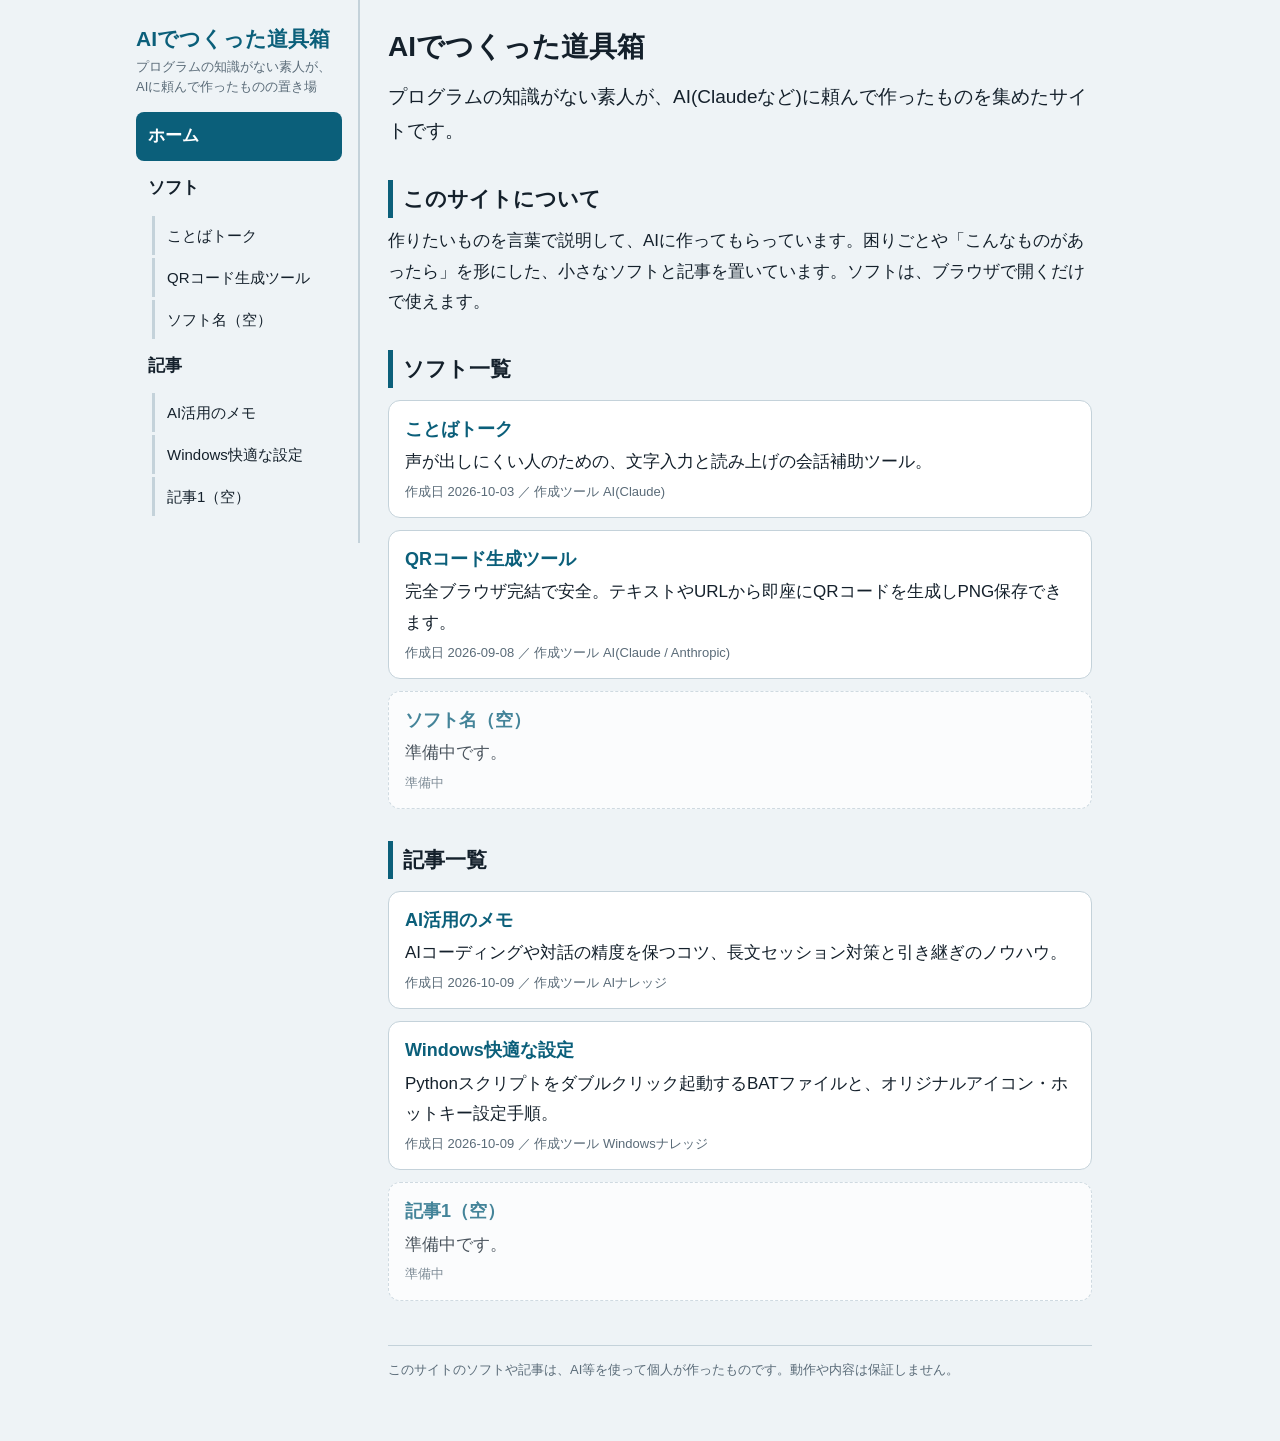
<file: index.html>
<!DOCTYPE html>
<html lang="ja"><head><meta charset="utf-8">
<meta name="viewport" content="width=device-width, initial-scale=1, viewport-fit=cover">
<title>AIでつくった道具箱</title>
<link rel="icon" href="assets/favicon.png" type="image/png">
<link rel="stylesheet" href="assets/style.css"></head>
<body data-page="home">
<div class="layout">
<nav id="nav"></nav>
<article>
<h1>AIでつくった道具箱</h1>
<p class="lead">プログラムの知識がない素人が、AI(Claudeなど)に頼んで作ったものを集めたサイトです。</p>
<div class="counter-tag" id="site-counter" style="display:none;"><span class="counter-label">累計アクセス数：</span><span class="counter-num" id="counter-value">-</span> 回</div>
<h2>このサイトについて</h2>
<p>作りたいものを言葉で説明して、AIに作ってもらっています。困りごとや「こんなものがあったら」を形にした、小さなソフトと記事を置いています。ソフトは、ブラウザで開くだけで使えます。</p>
<h2>ソフト一覧</h2>
<div class="cards" data-list="software"></div>
<h2>記事一覧</h2>
<div class="cards" data-list="articles"></div>
<footer id="sitefoot"></footer>
</article>
</div>
<script src="assets/data.js"></script>
<script src="assets/site.js" data-root=""></script>
</body></html>
</file>
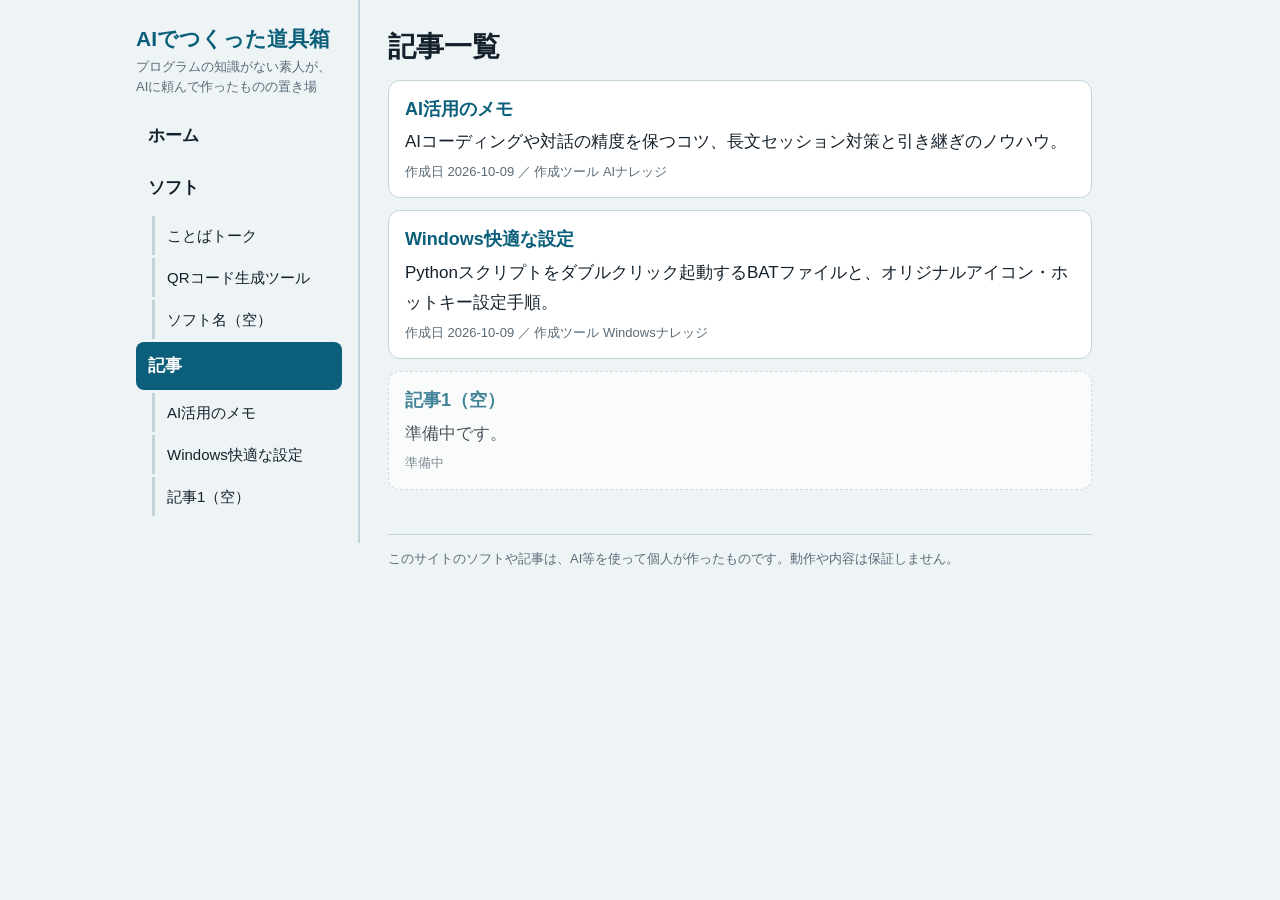
<file: articles/index.html>
<!DOCTYPE html>
<html lang="ja"><head><meta charset="utf-8">
<meta name="viewport" content="width=device-width, initial-scale=1, viewport-fit=cover">
<title>記事一覧 | AIでつくった道具箱</title>
<link rel="icon" href="../assets/favicon.png" type="image/png">
<link rel="stylesheet" href="../assets/style.css"></head>
<body data-page="articles">
<div class="layout">
<nav id="nav"></nav>
<article>
<h1>記事一覧</h1>
<div class="cards" data-list="articles"></div>
<footer id="sitefoot"></footer>
</article>
</div>
<script src="../assets/data.js"></script>
<script src="../assets/site.js" data-root="../"></script>
</body></html>
</file>
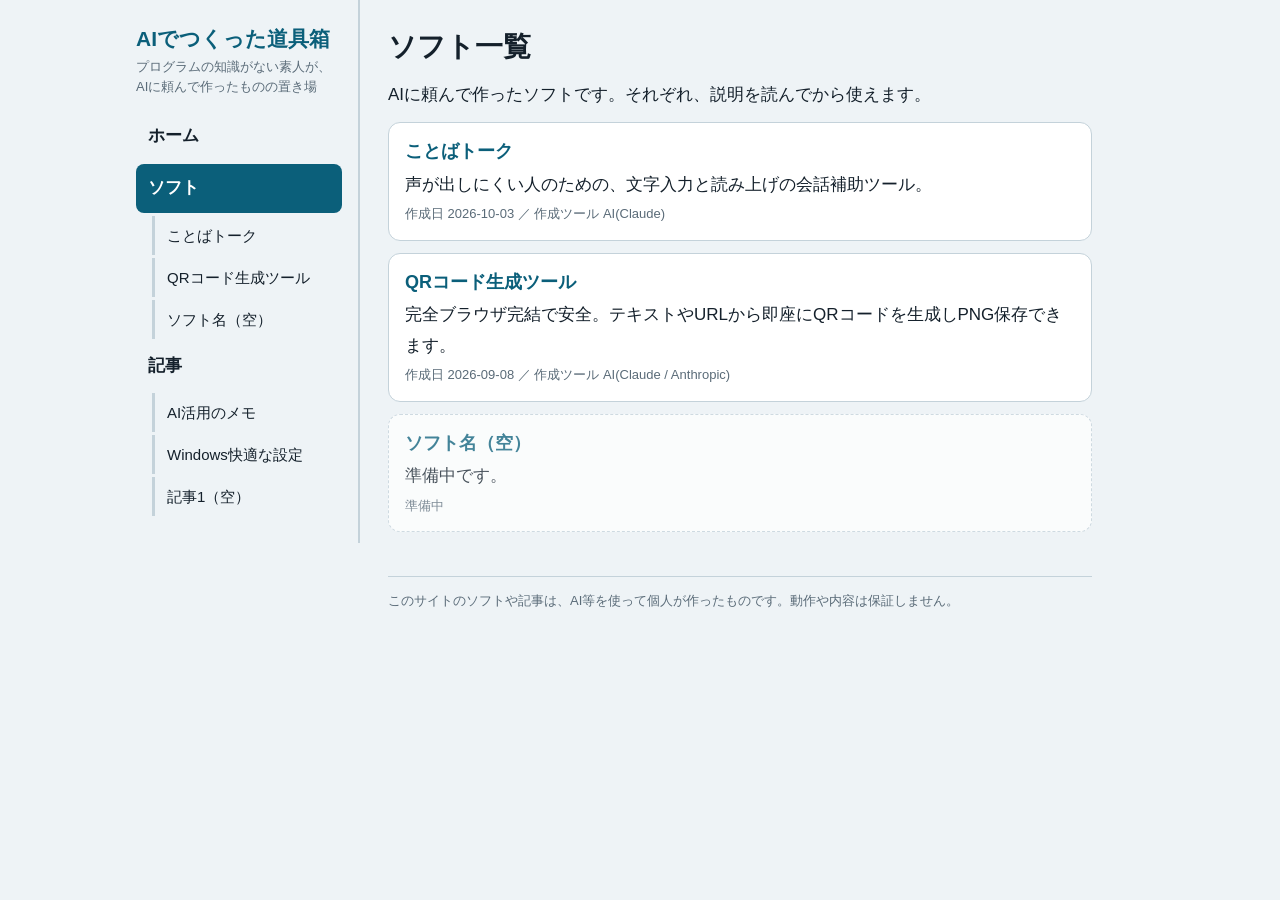
<file: software/index.html>
<!DOCTYPE html>
<html lang="ja"><head><meta charset="utf-8">
<meta name="viewport" content="width=device-width, initial-scale=1, viewport-fit=cover">
<title>ソフト一覧 | AIでつくった道具箱</title>
<link rel="icon" href="../assets/favicon.png" type="image/png">
<link rel="stylesheet" href="../assets/style.css"></head>
<body data-page="software">
<div class="layout">
<nav id="nav"></nav>
<article>
<h1>ソフト一覧</h1>
<p>AIに頼んで作ったソフトです。それぞれ、説明を読んでから使えます。</p>
<div class="cards" data-list="software"></div>
<footer id="sitefoot"></footer>
</article>
</div>
<script src="../assets/data.js"></script>
<script src="../assets/site.js" data-root="../"></script>
</body></html>
</file>
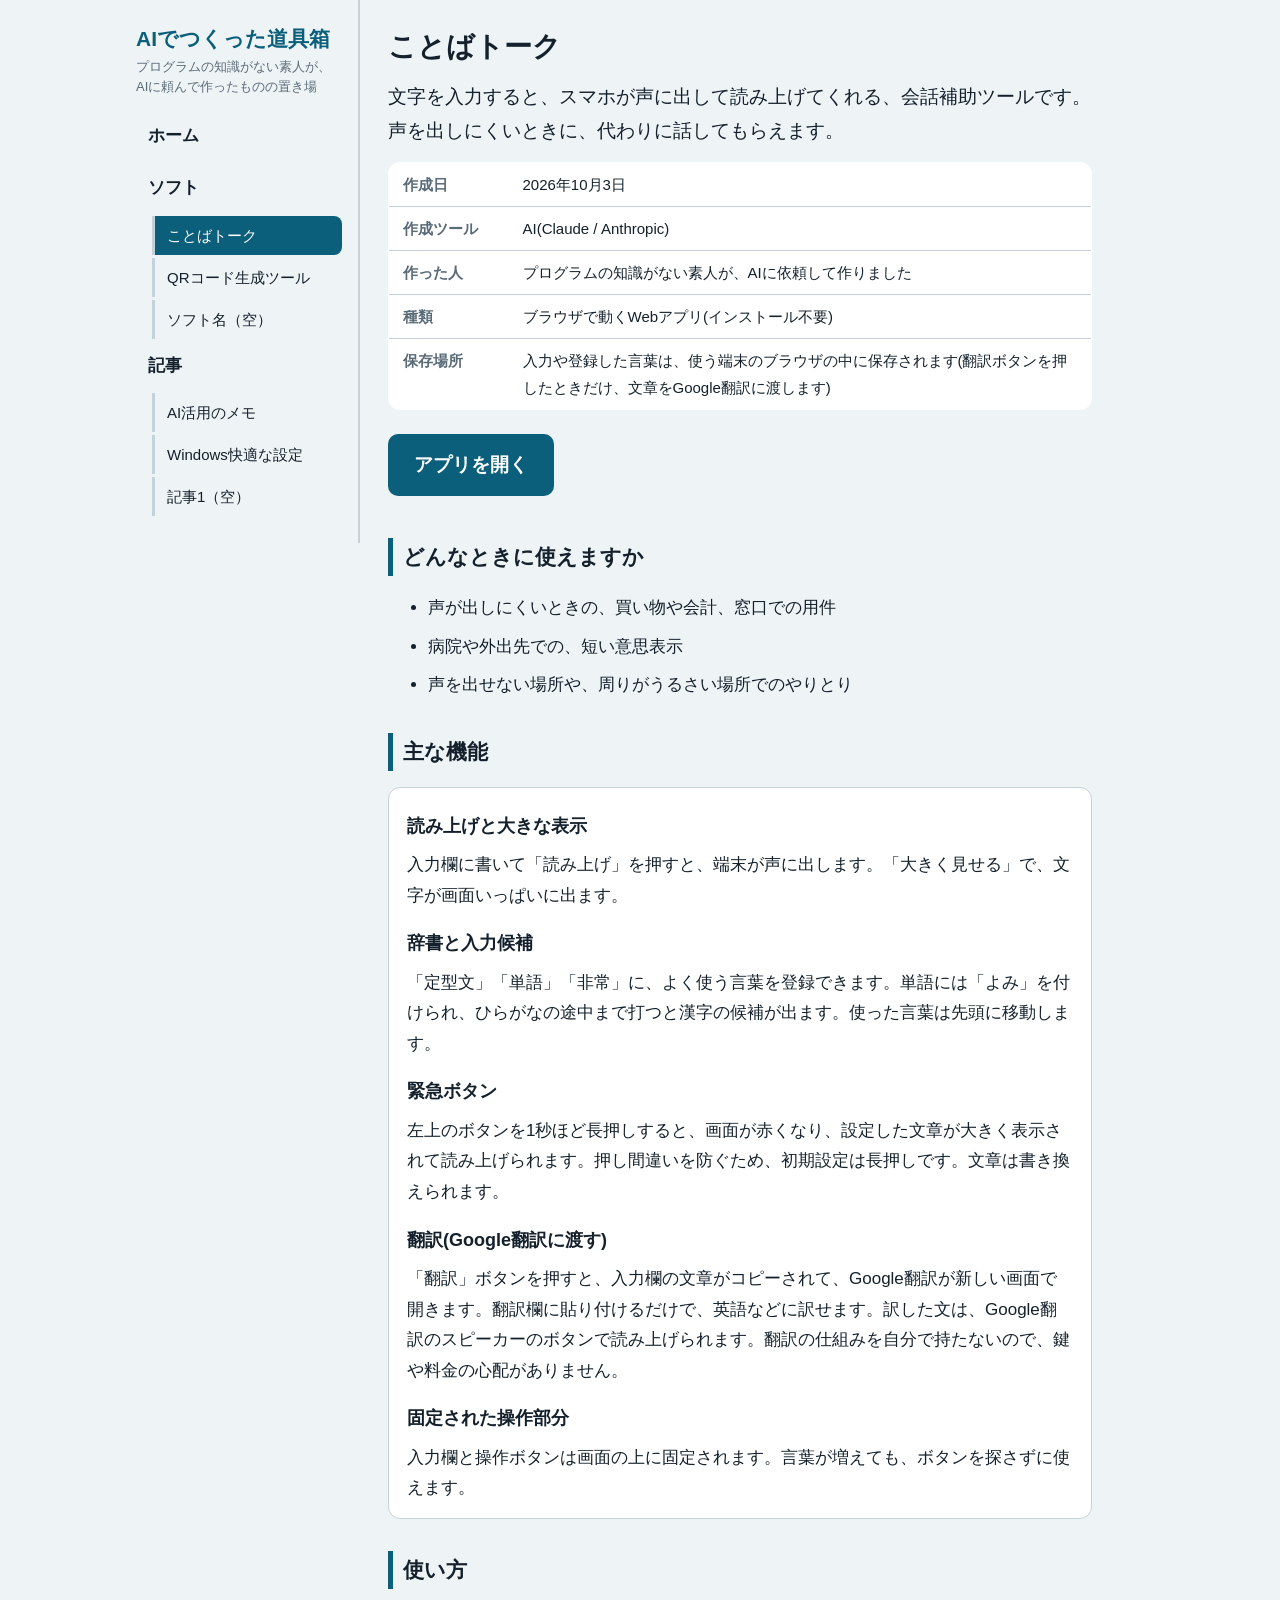
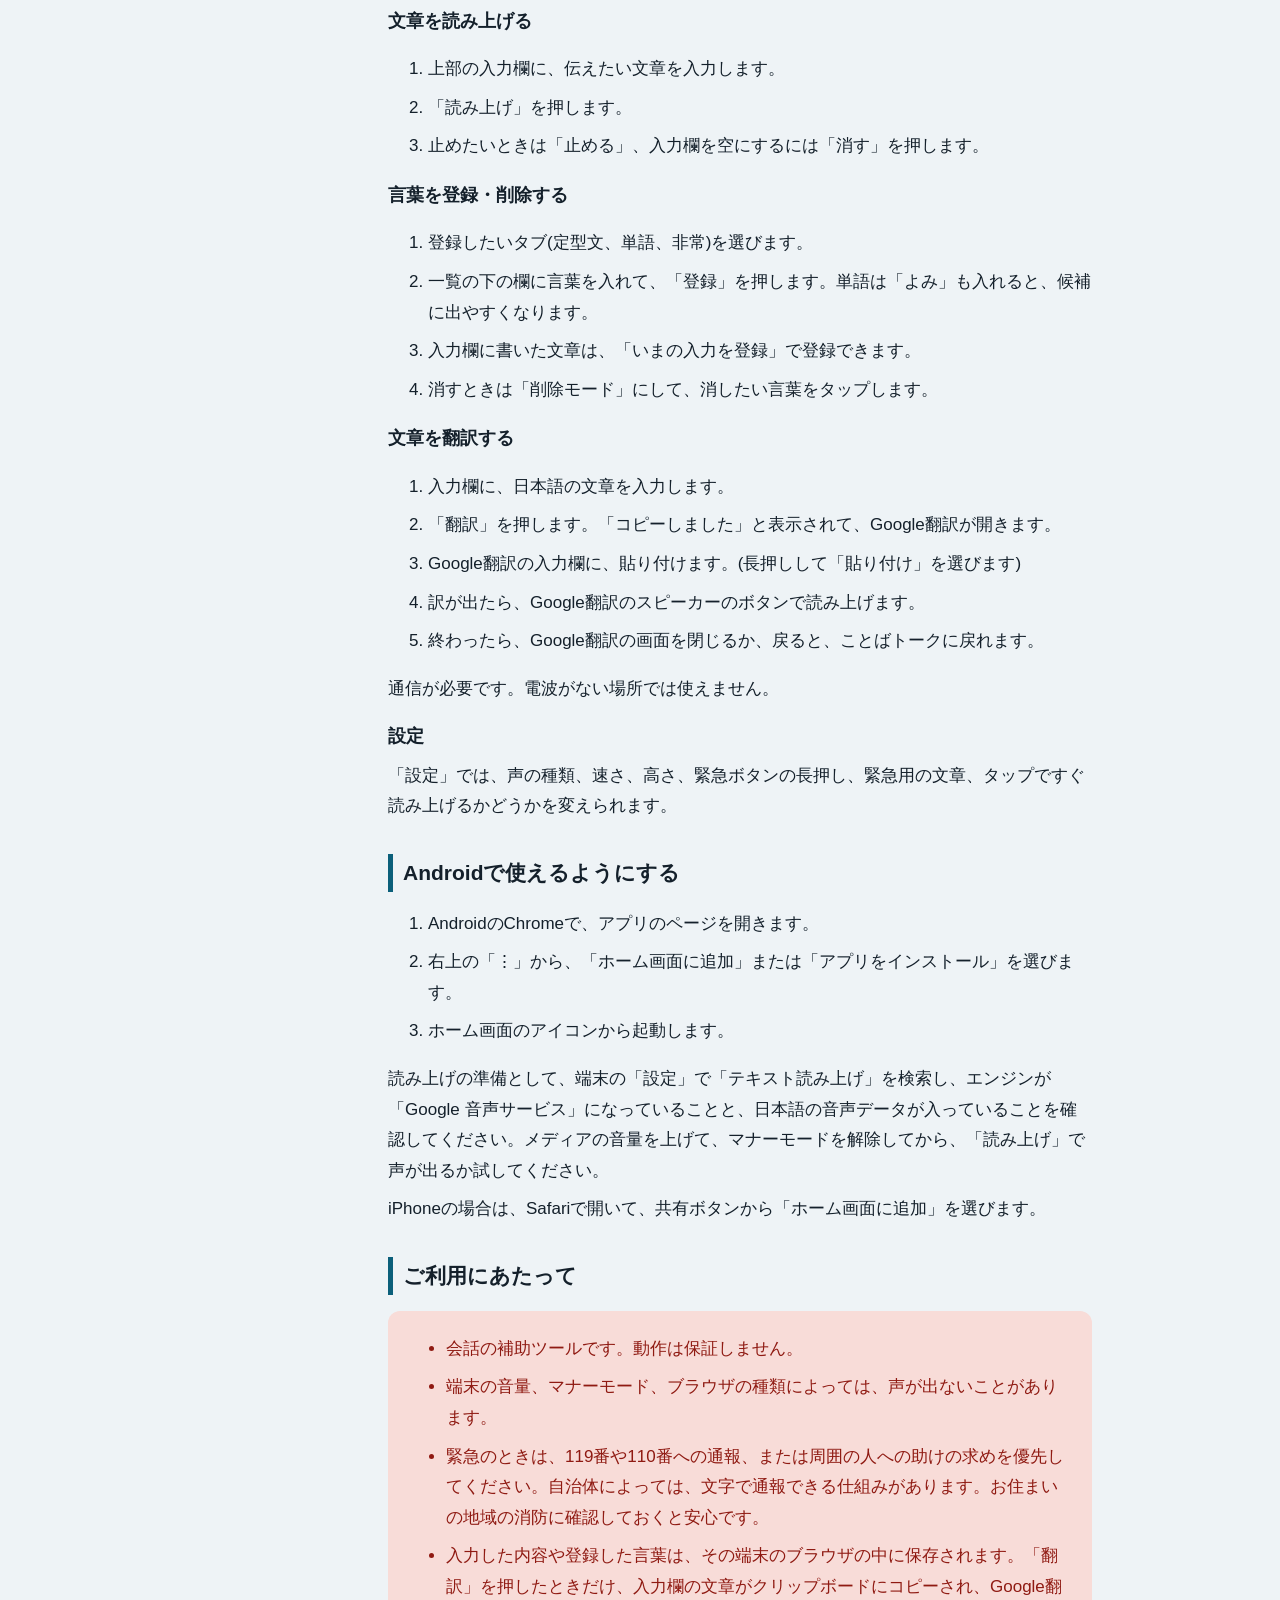
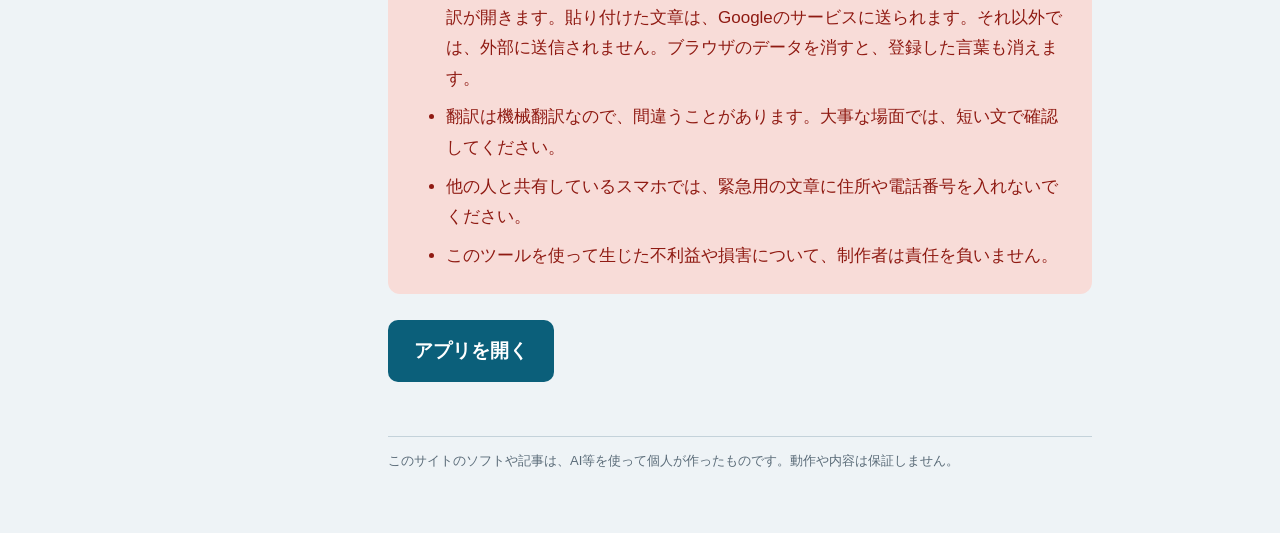
<file: software/kotoba-talk/index.html>
<!DOCTYPE html>
<html lang="ja"><head><meta charset="utf-8">
<meta name="viewport" content="width=device-width, initial-scale=1, viewport-fit=cover">
<title>ことばトーク | AIでつくった道具箱</title>
<link rel="icon" href="../../assets/favicon.png" type="image/png">
<link rel="stylesheet" href="../../assets/style.css"></head>
<body data-page="software/kotoba-talk">
<div class="layout">
<nav id="nav"></nav>
<article>
<h1>ことばトーク</h1>
<p class="lead">文字を入力すると、スマホが声に出して読み上げてくれる、会話補助ツールです。声を出しにくいときに、代わりに話してもらえます。</p>
<table class="meta">
<tr><th>作成日</th><td>2026年10月3日</td></tr>
<tr><th>作成ツール</th><td>AI(Claude / Anthropic)</td></tr>
<tr><th>作った人</th><td>プログラムの知識がない素人が、AIに依頼して作りました</td></tr>
<tr><th>種類</th><td>ブラウザで動くWebアプリ(インストール不要)</td></tr>
<tr><th>保存場所</th><td>入力や登録した言葉は、使う端末のブラウザの中に保存されます(翻訳ボタンを押したときだけ、文章をGoogle翻訳に渡します)</td></tr>
</table>
<a class="btn" href="app.html">アプリを開く</a>

<h2>どんなときに使えますか</h2>
<ul><li>声が出しにくいときの、買い物や会計、窓口での用件</li><li>病院や外出先での、短い意思表示</li><li>声を出せない場所や、周りがうるさい場所でのやりとり</li></ul>

<h2>主な機能</h2>
<div class="box">
<h3>読み上げと大きな表示</h3><p>入力欄に書いて「読み上げ」を押すと、端末が声に出します。「大きく見せる」で、文字が画面いっぱいに出ます。</p>
<h3>辞書と入力候補</h3><p>「定型文」「単語」「非常」に、よく使う言葉を登録できます。単語には「よみ」を付けられ、ひらがなの途中まで打つと漢字の候補が出ます。使った言葉は先頭に移動します。</p>
<h3>緊急ボタン</h3><p>左上のボタンを1秒ほど長押しすると、画面が赤くなり、設定した文章が大きく表示されて読み上げられます。押し間違いを防ぐため、初期設定は長押しです。文章は書き換えられます。</p>
<h3>翻訳(Google翻訳に渡す)</h3><p>「翻訳」ボタンを押すと、入力欄の文章がコピーされて、Google翻訳が新しい画面で開きます。翻訳欄に貼り付けるだけで、英語などに訳せます。訳した文は、Google翻訳のスピーカーのボタンで読み上げられます。翻訳の仕組みを自分で持たないので、鍵や料金の心配がありません。</p>
<h3>固定された操作部分</h3><p>入力欄と操作ボタンは画面の上に固定されます。言葉が増えても、ボタンを探さずに使えます。</p>
</div>

<h2>使い方</h2>
<h3>文章を読み上げる</h3>
<ol><li>上部の入力欄に、伝えたい文章を入力します。</li><li>「読み上げ」を押します。</li><li>止めたいときは「止める」、入力欄を空にするには「消す」を押します。</li></ol>
<h3>言葉を登録・削除する</h3>
<ol><li>登録したいタブ(定型文、単語、非常)を選びます。</li><li>一覧の下の欄に言葉を入れて、「登録」を押します。単語は「よみ」も入れると、候補に出やすくなります。</li><li>入力欄に書いた文章は、「いまの入力を登録」で登録できます。</li><li>消すときは「削除モード」にして、消したい言葉をタップします。</li></ol>
<h3>文章を翻訳する</h3>
<ol><li>入力欄に、日本語の文章を入力します。</li><li>「翻訳」を押します。「コピーしました」と表示されて、Google翻訳が開きます。</li><li>Google翻訳の入力欄に、貼り付けます。(長押しして「貼り付け」を選びます)</li><li>訳が出たら、Google翻訳のスピーカーのボタンで読み上げます。</li><li>終わったら、Google翻訳の画面を閉じるか、戻ると、ことばトークに戻れます。</li></ol>
<p>通信が必要です。電波がない場所では使えません。</p>
<h3>設定</h3>
<p>「設定」では、声の種類、速さ、高さ、緊急ボタンの長押し、緊急用の文章、タップですぐ読み上げるかどうかを変えられます。</p>

<h2>Androidで使えるようにする</h2>
<ol><li>AndroidのChromeで、アプリのページを開きます。</li><li>右上の「⋮」から、「ホーム画面に追加」または「アプリをインストール」を選びます。</li><li>ホーム画面のアイコンから起動します。</li></ol>
<p>読み上げの準備として、端末の「設定」で「テキスト読み上げ」を検索し、エンジンが「Google 音声サービス」になっていることと、日本語の音声データが入っていることを確認してください。メディアの音量を上げて、マナーモードを解除してから、「読み上げ」で声が出るか試してください。</p>
<p>iPhoneの場合は、Safariで開いて、共有ボタンから「ホーム画面に追加」を選びます。</p>

<h2>ご利用にあたって</h2>
<div class="warn"><ul>
<li>会話の補助ツールです。動作は保証しません。</li>
<li>端末の音量、マナーモード、ブラウザの種類によっては、声が出ないことがあります。</li>
<li>緊急のときは、119番や110番への通報、または周囲の人への助けの求めを優先してください。自治体によっては、文字で通報できる仕組みがあります。お住まいの地域の消防に確認しておくと安心です。</li>
<li>入力した内容や登録した言葉は、その端末のブラウザの中に保存されます。「翻訳」を押したときだけ、入力欄の文章がクリップボードにコピーされ、Google翻訳が開きます。貼り付けた文章は、Googleのサービスに送られます。それ以外では、外部に送信されません。ブラウザのデータを消すと、登録した言葉も消えます。</li>
<li>翻訳は機械翻訳なので、間違うことがあります。大事な場面では、短い文で確認してください。</li>
<li>他の人と共有しているスマホでは、緊急用の文章に住所や電話番号を入れないでください。</li>
<li>このツールを使って生じた不利益や損害について、制作者は責任を負いません。</li>
</ul></div>
<a class="btn" href="app.html">アプリを開く</a>
<footer id="sitefoot"></footer>
</article>
</div>
<script src="../../assets/data.js"></script>
<script src="../../assets/site.js" data-root="../../"></script>
</body></html>
</file>
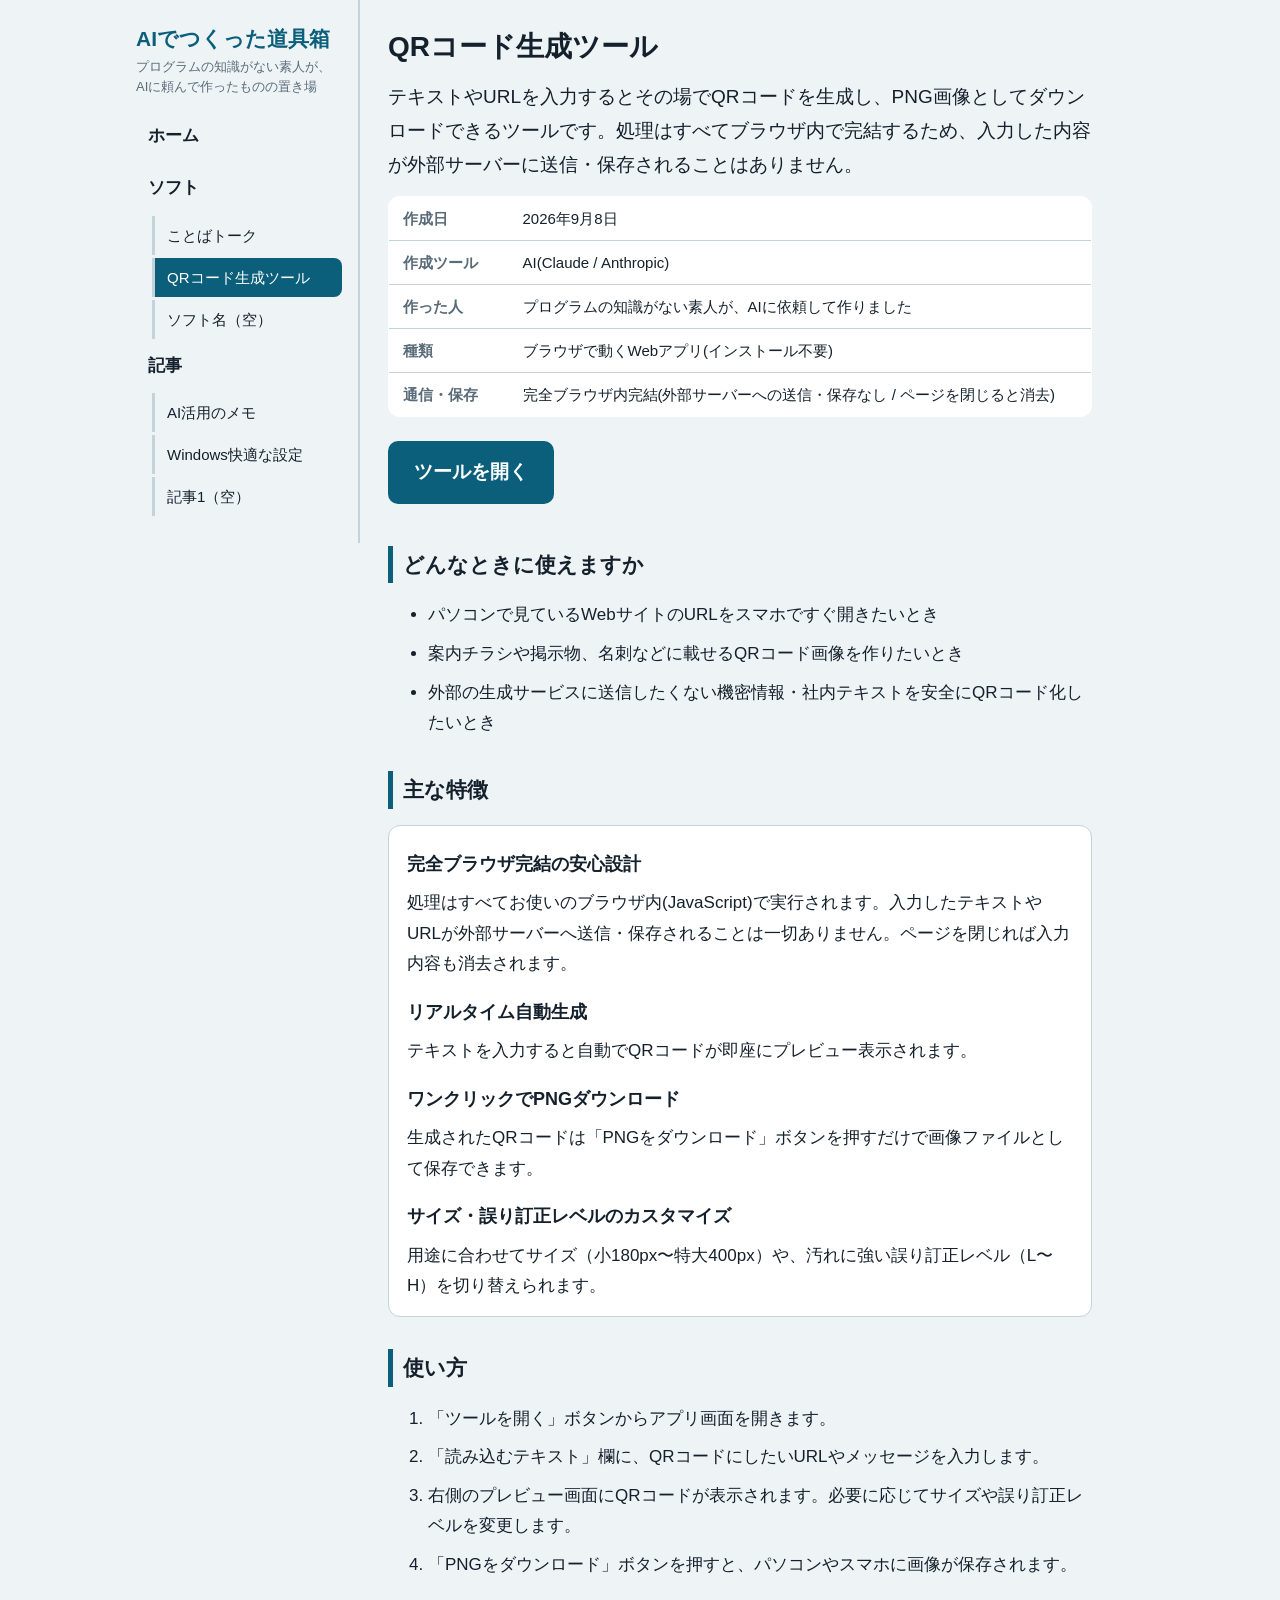
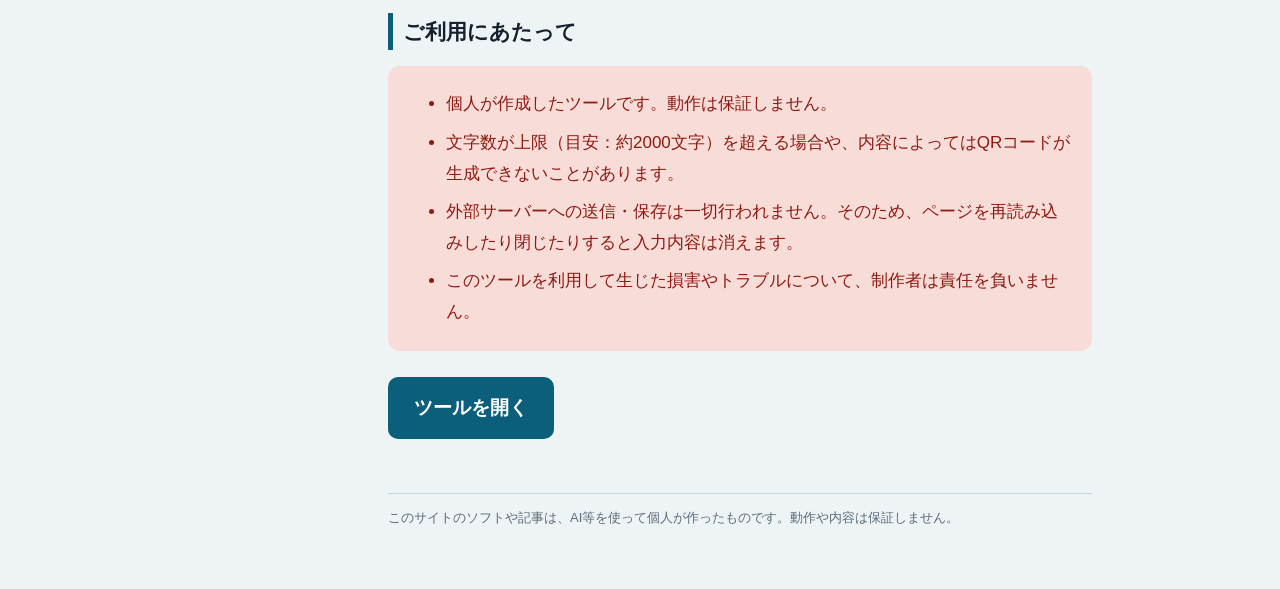
<file: software/qr-code/index.html>
<!DOCTYPE html>
<html lang="ja"><head><meta charset="utf-8">
<meta name="viewport" content="width=device-width, initial-scale=1, viewport-fit=cover">
<title>QRコード生成ツール | AIでつくった道具箱</title>
<link rel="icon" href="../../assets/favicon.png" type="image/png">
<link rel="stylesheet" href="../../assets/style.css"></head>
<body data-page="software/qr-code">
<div class="layout">
<nav id="nav"></nav>
<article>
<h1>QRコード生成ツール</h1>
<p class="lead">テキストやURLを入力するとその場でQRコードを生成し、PNG画像としてダウンロードできるツールです。処理はすべてブラウザ内で完結するため、入力した内容が外部サーバーに送信・保存されることはありません。</p>

<table class="meta">
<tr><th>作成日</th><td>2026年9月8日</td></tr>
<tr><th>作成ツール</th><td>AI(Claude / Anthropic)</td></tr>
<tr><th>作った人</th><td>プログラムの知識がない素人が、AIに依頼して作りました</td></tr>
<tr><th>種類</th><td>ブラウザで動くWebアプリ(インストール不要)</td></tr>
<tr><th>通信・保存</th><td>完全ブラウザ内完結(外部サーバーへの送信・保存なし / ページを閉じると消去)</td></tr>
</table>
<a class="btn" href="app.html">ツールを開く</a>

<h2>どんなときに使えますか</h2>
<ul>
<li>パソコンで見ているWebサイトのURLをスマホですぐ開きたいとき</li>
<li>案内チラシや掲示物、名刺などに載せるQRコード画像を作りたいとき</li>
<li>外部の生成サービスに送信したくない機密情報・社内テキストを安全にQRコード化したいとき</li>
</ul>

<h2>主な特徴</h2>
<div class="box">
<h3>完全ブラウザ完結の安心設計</h3>
<p>処理はすべてお使いのブラウザ内(JavaScript)で実行されます。入力したテキストやURLが外部サーバーへ送信・保存されることは一切ありません。ページを閉じれば入力内容も消去されます。</p>
<h3>リアルタイム自動生成</h3>
<p>テキストを入力すると自動でQRコードが即座にプレビュー表示されます。</p>
<h3>ワンクリックでPNGダウンロード</h3>
<p>生成されたQRコードは「PNGをダウンロード」ボタンを押すだけで画像ファイルとして保存できます。</p>
<h3>サイズ・誤り訂正レベルのカスタマイズ</h3>
<p>用途に合わせてサイズ（小180px〜特大400px）や、汚れに強い誤り訂正レベル（L〜H）を切り替えられます。</p>
</div>

<h2>使い方</h2>
<ol>
<li>「ツールを開く」ボタンからアプリ画面を開きます。</li>
<li>「読み込むテキスト」欄に、QRコードにしたいURLやメッセージを入力します。</li>
<li>右側のプレビュー画面にQRコードが表示されます。必要に応じてサイズや誤り訂正レベルを変更します。</li>
<li>「PNGをダウンロード」ボタンを押すと、パソコンやスマホに画像が保存されます。</li>
</ol>

<h2>ご利用にあたって</h2>
<div class="warn"><ul>
<li>個人が作成したツールです。動作は保証しません。</li>
<li>文字数が上限（目安：約2000文字）を超える場合や、内容によってはQRコードが生成できないことがあります。</li>
<li>外部サーバーへの送信・保存は一切行われません。そのため、ページを再読み込みしたり閉じたりすると入力内容は消えます。</li>
<li>このツールを利用して生じた損害やトラブルについて、制作者は責任を負いません。</li>
</ul></div>

<a class="btn" href="app.html">ツールを開く</a>
<footer id="sitefoot"></footer>
</article>
</div>
<script src="../../assets/data.js"></script>
<script src="../../assets/site.js" data-root="../../"></script>
</body></html>
</file>
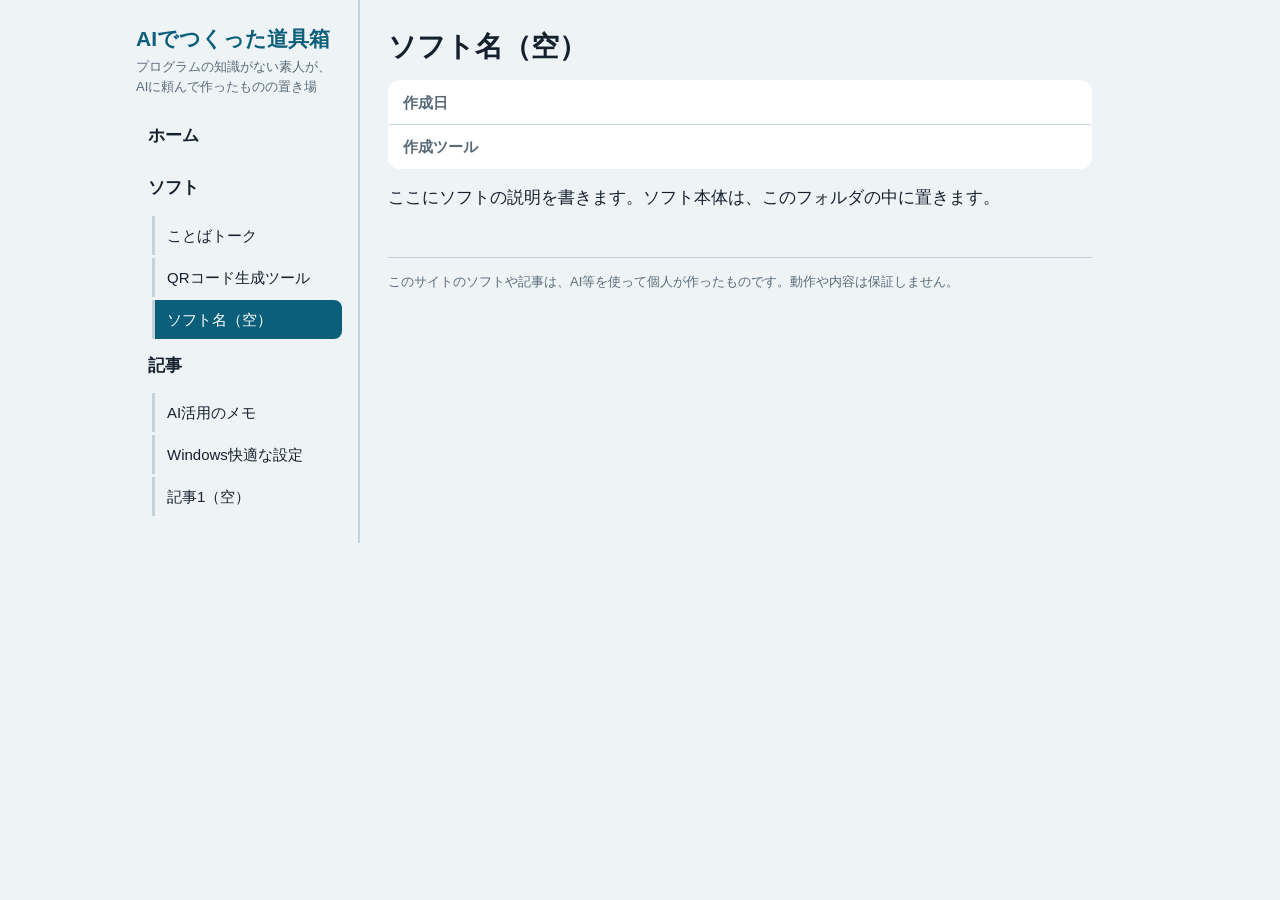
<file: software/soft-2/index.html>
<!DOCTYPE html>
<html lang="ja"><head><meta charset="utf-8">
<meta name="viewport" content="width=device-width, initial-scale=1, viewport-fit=cover">
<title>ソフト名（空） | AIでつくった道具箱</title>
<link rel="icon" href="../../assets/favicon.png" type="image/png">
<link rel="stylesheet" href="../../assets/style.css"></head>
<body data-page="software/soft-2">
<div class="layout">
<nav id="nav"></nav>
<article>
<h1>ソフト名（空）</h1>
<table class="meta"><tr><th>作成日</th><td></td></tr><tr><th>作成ツール</th><td></td></tr></table>
<p>ここにソフトの説明を書きます。ソフト本体は、このフォルダの中に置きます。</p>
<footer id="sitefoot"></footer>
</article>
</div>
<script src="../../assets/data.js"></script>
<script src="../../assets/site.js" data-root="../../"></script>
</body></html>
</file>
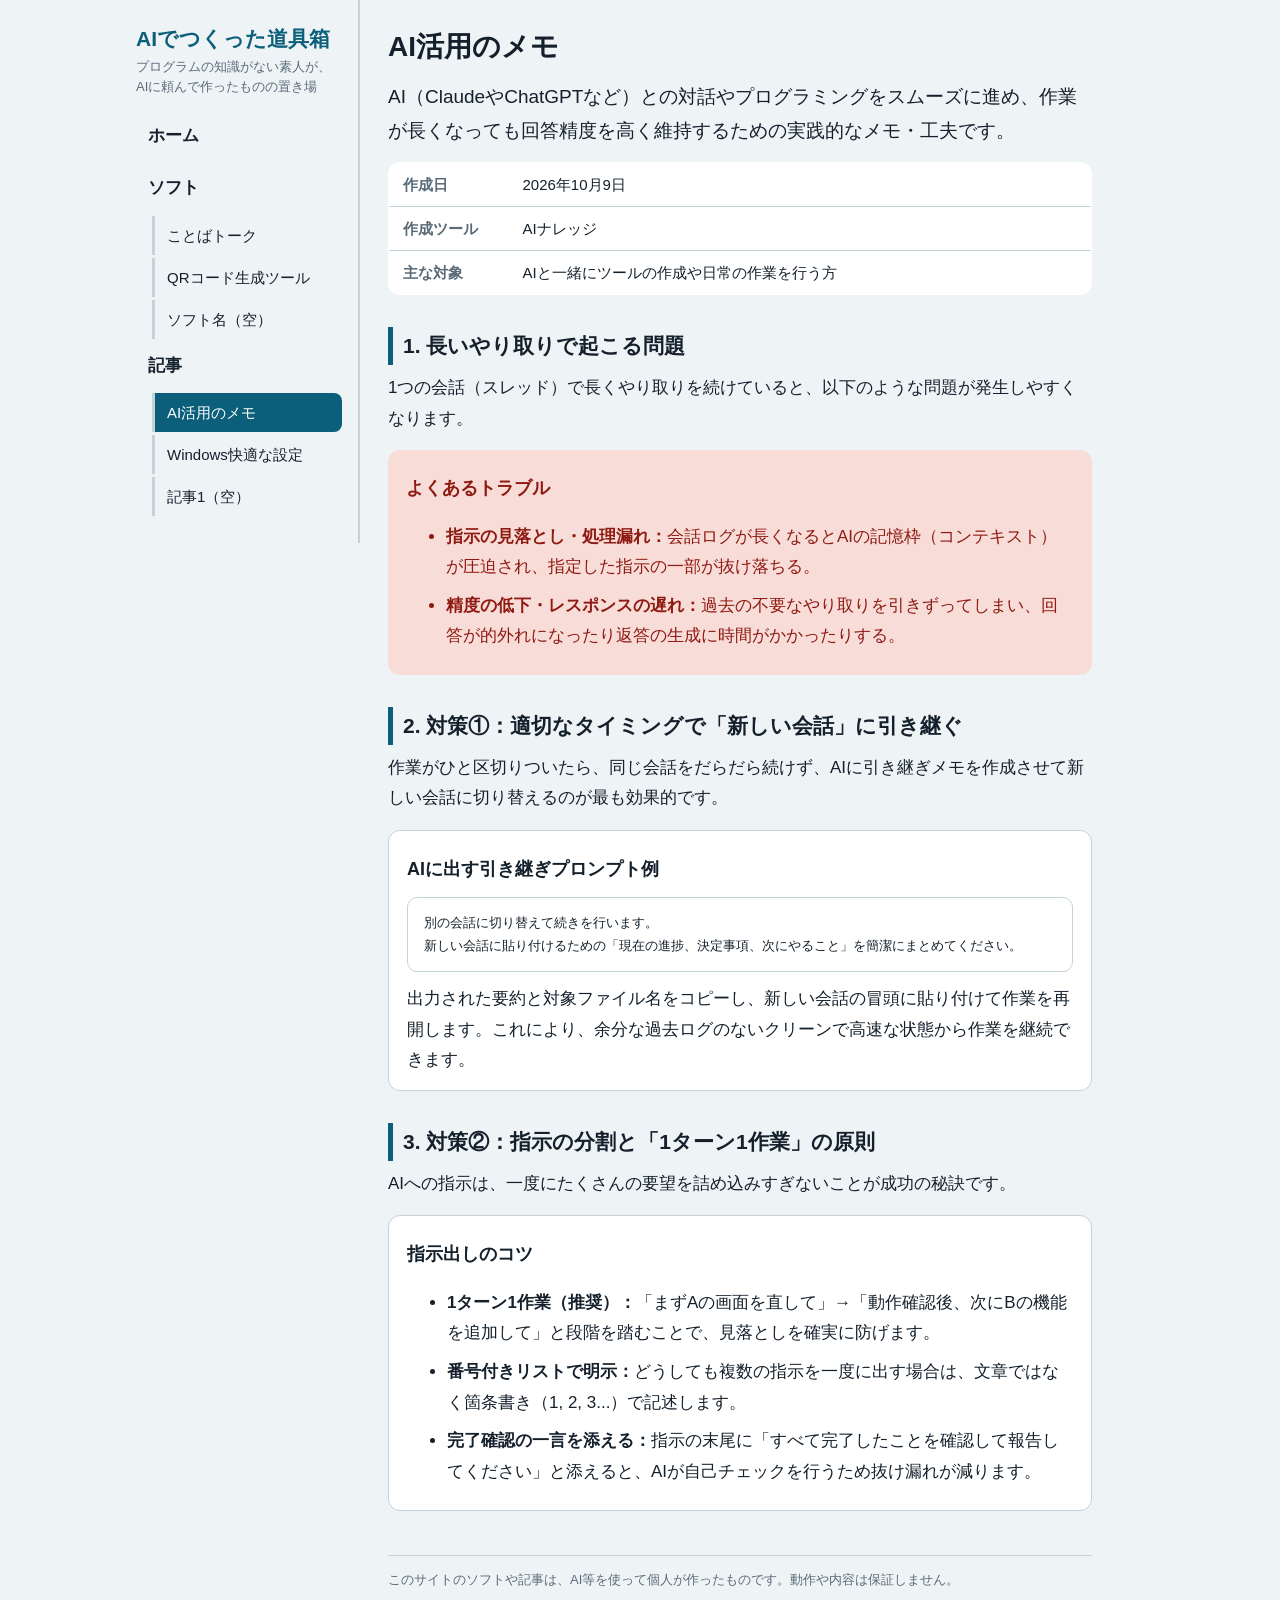
<file: articles/ai-memo.html>
<!DOCTYPE html>
<html lang="ja"><head><meta charset="utf-8">
<meta name="viewport" content="width=device-width, initial-scale=1, viewport-fit=cover">
<title>AI活用のメモ | AIでつくった道具箱</title>
<link rel="icon" href="../assets/favicon.png" type="image/png">
<link rel="stylesheet" href="../assets/style.css"></head>
<body data-page="articles/ai-memo">
<div class="layout">
<nav id="nav"></nav>
<article>
<h1>AI活用のメモ</h1>
<p class="lead">AI（ClaudeやChatGPTなど）との対話やプログラミングをスムーズに進め、作業が長くなっても回答精度を高く維持するための実践的なメモ・工夫です。</p>

<table class="meta">
<tr><th>作成日</th><td>2026年10月9日</td></tr>
<tr><th>作成ツール</th><td>AIナレッジ</td></tr>
<tr><th>主な対象</th><td>AIと一緒にツールの作成や日常の作業を行う方</td></tr>
</table>

<h2>1. 長いやり取りで起こる問題</h2>
<p>1つの会話（スレッド）で長くやり取りを続けていると、以下のような問題が発生しやすくなります。</p>

<div class="warn">
<h3>よくあるトラブル</h3>
<ul>
<li><strong>指示の見落とし・処理漏れ：</strong>会話ログが長くなるとAIの記憶枠（コンテキスト）が圧迫され、指定した指示の一部が抜け落ちる。</li>
<li><strong>精度の低下・レスポンスの遅れ：</strong>過去の不要なやり取りを引きずってしまい、回答が的外れになったり返答の生成に時間がかかったりする。</li>
</ul>
</div>

<h2>2. 対策①：適切なタイミングで「新しい会話」に引き継ぐ</h2>
<p>作業がひと区切りついたら、同じ会話をだらだら続けず、AIに引き継ぎメモを作成させて新しい会話に切り替えるのが最も効果的です。</p>

<div class="box">
<h3>AIに出す引き継ぎプロンプト例</h3>
<pre><code>別の会話に切り替えて続きを行います。
新しい会話に貼り付けるための「現在の進捗、決定事項、次にやること」を簡潔にまとめてください。</code></pre>
<p>出力された要約と対象ファイル名をコピーし、新しい会話の冒頭に貼り付けて作業を再開します。これにより、余分な過去ログのないクリーンで高速な状態から作業を継続できます。</p>
</div>

<h2>3. 対策②：指示の分割と「1ターン1作業」の原則</h2>
<p>AIへの指示は、一度にたくさんの要望を詰め込みすぎないことが成功の秘訣です。</p>

<div class="box">
<h3>指示出しのコツ</h3>
<ul>
<li><strong>1ターン1作業（推奨）：</strong>「まずAの画面を直して」→「動作確認後、次にBの機能を追加して」と段階を踏むことで、見落としを確実に防げます。</li>
<li><strong>番号付きリストで明示：</strong>どうしても複数の指示を一度に出す場合は、文章ではなく箇条書き（1, 2, 3...）で記述します。</li>
<li><strong>完了確認の一言を添える：</strong>指示の末尾に「すべて完了したことを確認して報告してください」と添えると、AIが自己チェックを行うため抜け漏れが減ります。</li>
</ul>
</div>

<footer id="sitefoot"></footer>
</article>
</div>
<script src="../assets/data.js"></script>
<script src="../assets/site.js" data-root="../"></script>
</body></html>
</file>
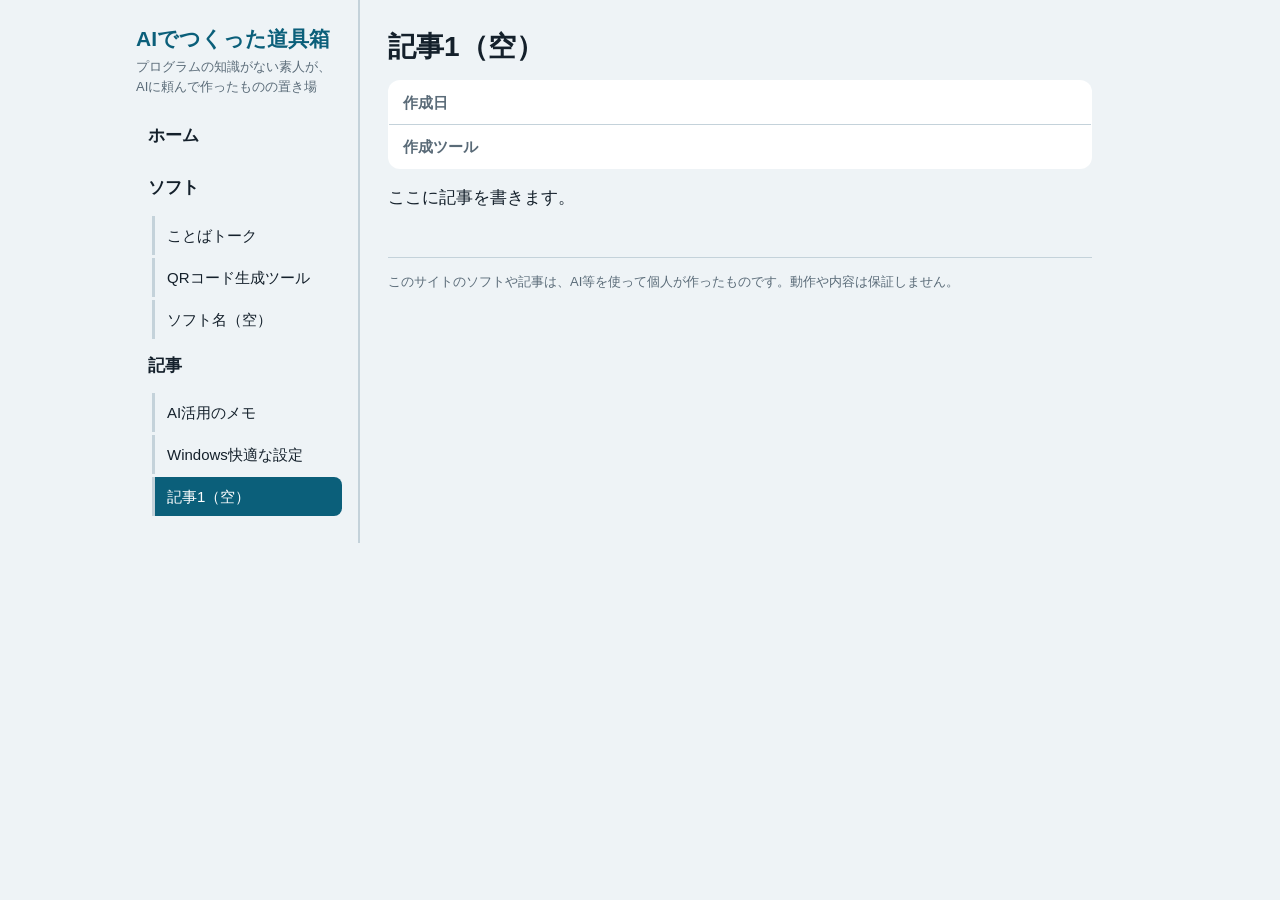
<file: articles/article-1.html>
<!DOCTYPE html>
<html lang="ja"><head><meta charset="utf-8">
<meta name="viewport" content="width=device-width, initial-scale=1, viewport-fit=cover">
<title>記事1（空） | AIでつくった道具箱</title>
<link rel="icon" href="../assets/favicon.png" type="image/png">
<link rel="stylesheet" href="../assets/style.css"></head>
<body data-page="articles/article-1">
<div class="layout">
<nav id="nav"></nav>
<article>
<h1>記事1（空）</h1>
<table class="meta"><tr><th>作成日</th><td></td></tr><tr><th>作成ツール</th><td></td></tr></table>
<p>ここに記事を書きます。</p>
<footer id="sitefoot"></footer>
</article>
</div>
<script src="../assets/data.js"></script>
<script src="../assets/site.js" data-root="../"></script>
</body></html>
</file>
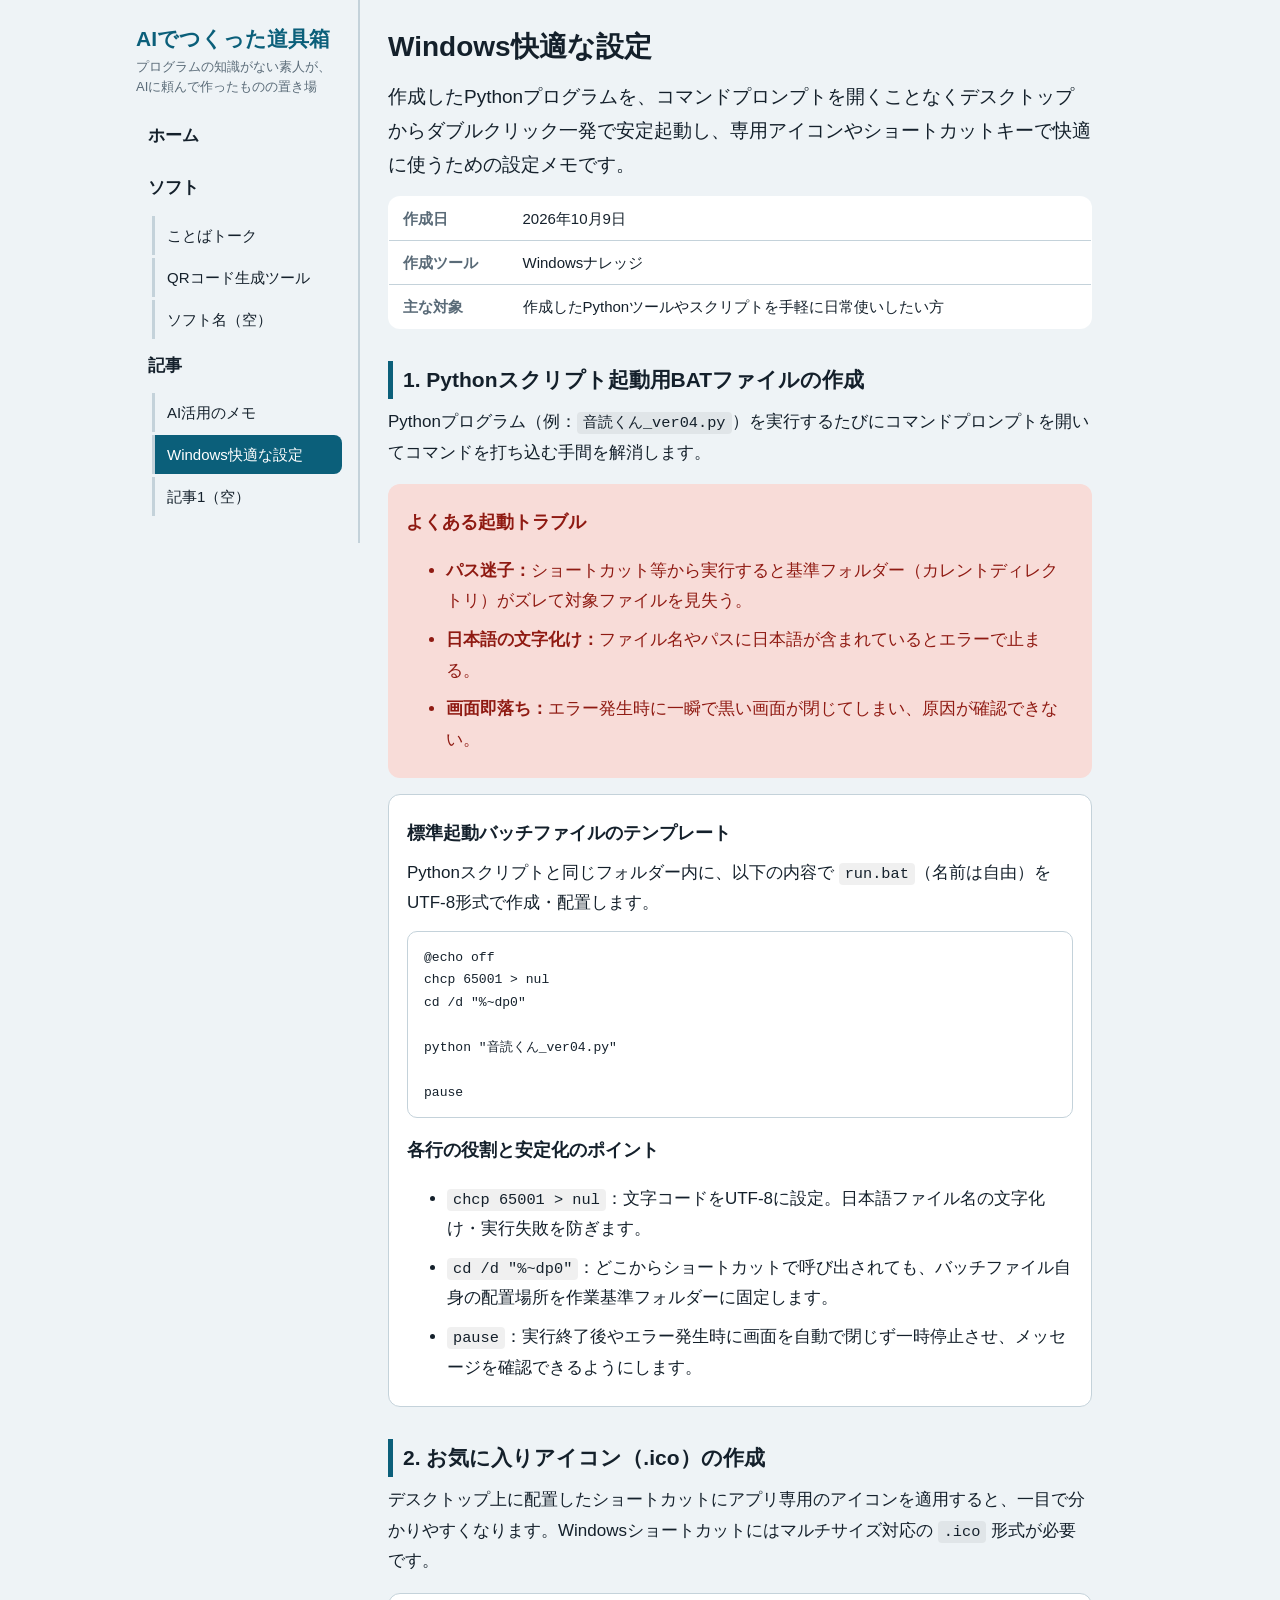
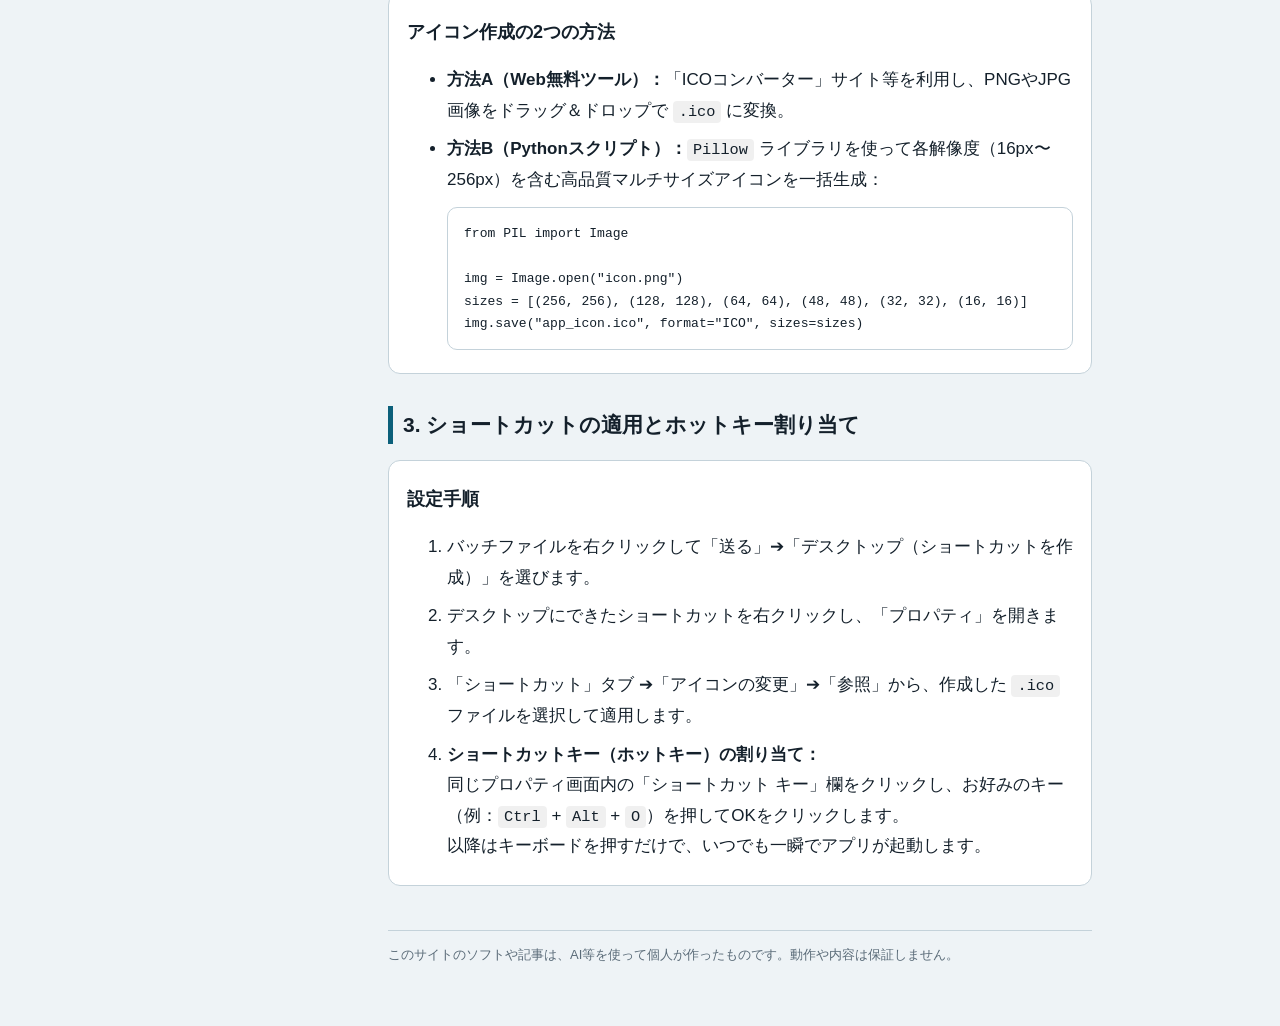
<file: articles/windows-setup.html>
<!DOCTYPE html>
<html lang="ja"><head><meta charset="utf-8">
<meta name="viewport" content="width=device-width, initial-scale=1, viewport-fit=cover">
<title>Windows快適な設定 | AIでつくった道具箱</title>
<link rel="icon" href="../assets/favicon.png" type="image/png">
<link rel="stylesheet" href="../assets/style.css"></head>
<body data-page="articles/windows-setup">
<div class="layout">
<nav id="nav"></nav>
<article>
<h1>Windows快適な設定</h1>
<p class="lead">作成したPythonプログラムを、コマンドプロンプトを開くことなくデスクトップからダブルクリック一発で安定起動し、専用アイコンやショートカットキーで快適に使うための設定メモです。</p>

<table class="meta">
<tr><th>作成日</th><td>2026年10月9日</td></tr>
<tr><th>作成ツール</th><td>Windowsナレッジ</td></tr>
<tr><th>主な対象</th><td>作成したPythonツールやスクリプトを手軽に日常使いしたい方</td></tr>
</table>

<h2>1. Pythonスクリプト起動用BATファイルの作成</h2>
<p>Pythonプログラム（例：<code>音読くん_ver04.py</code>）を実行するたびにコマンドプロンプトを開いてコマンドを打ち込む手間を解消します。</p>

<div class="warn">
<h3>よくある起動トラブル</h3>
<ul>
<li><strong>パス迷子：</strong>ショートカット等から実行すると基準フォルダー（カレントディレクトリ）がズレて対象ファイルを見失う。</li>
<li><strong>日本語の文字化け：</strong>ファイル名やパスに日本語が含まれているとエラーで止まる。</li>
<li><strong>画面即落ち：</strong>エラー発生時に一瞬で黒い画面が閉じてしまい、原因が確認できない。</li>
</ul>
</div>

<div class="box">
<h3>標準起動バッチファイルのテンプレート</h3>
<p>Pythonスクリプトと同じフォルダー内に、以下の内容で <code>run.bat</code>（名前は自由）をUTF-8形式で作成・配置します。</p>
<pre><code>@echo off
chcp 65001 > nul
cd /d "%~dp0"

python "音読くん_ver04.py"

pause</code></pre>

<h3>各行の役割と安定化のポイント</h3>
<ul>
<li><code>chcp 65001 > nul</code>：文字コードをUTF-8に設定。日本語ファイル名の文字化け・実行失敗を防ぎます。</li>
<li><code>cd /d "%~dp0"</code>：どこからショートカットで呼び出されても、バッチファイル自身の配置場所を作業基準フォルダーに固定します。</li>
<li><code>pause</code>：実行終了後やエラー発生時に画面を自動で閉じず一時停止させ、メッセージを確認できるようにします。</li>
</ul>
</div>

<h2>2. お気に入りアイコン（.ico）の作成</h2>
<p>デスクトップ上に配置したショートカットにアプリ専用のアイコンを適用すると、一目で分かりやすくなります。Windowsショートカットにはマルチサイズ対応の <code>.ico</code> 形式が必要です。</p>

<div class="box">
<h3>アイコン作成の2つの方法</h3>
<ul>
<li><strong>方法A（Web無料ツール）：</strong>「ICOコンバーター」サイト等を利用し、PNGやJPG画像をドラッグ＆ドロップで <code>.ico</code> に変換。</li>
<li><strong>方法B（Pythonスクリプト）：</strong><code>Pillow</code> ライブラリを使って各解像度（16px〜256px）を含む高品質マルチサイズアイコンを一括生成：
<pre><code>from PIL import Image

img = Image.open("icon.png")
sizes = [(256, 256), (128, 128), (64, 64), (48, 48), (32, 32), (16, 16)]
img.save("app_icon.ico", format="ICO", sizes=sizes)</code></pre>
</li>
</ul>
</div>

<h2>3. ショートカットの適用とホットキー割り当て</h2>

<div class="box">
<h3>設定手順</h3>
<ol>
<li>バッチファイルを右クリックして「送る」➔「デスクトップ（ショートカットを作成）」を選びます。</li>
<li>デスクトップにできたショートカットを右クリックし、「プロパティ」を開きます。</li>
<li>「ショートカット」タブ ➔「アイコンの変更」➔「参照」から、作成した <code>.ico</code> ファイルを選択して適用します。</li>
<li><strong>ショートカットキー（ホットキー）の割り当て：</strong><br>
同じプロパティ画面内の「ショートカット キー」欄をクリックし、お好みのキー（例：<code>Ctrl</code> + <code>Alt</code> + <code>O</code>）を押してOKをクリックします。<br>
以降はキーボードを押すだけで、いつでも一瞬でアプリが起動します。</li>
</ol>
</div>

<footer id="sitefoot"></footer>
</article>
</div>
<script src="../assets/data.js"></script>
<script src="../assets/site.js" data-root="../"></script>
</body></html>
</file>
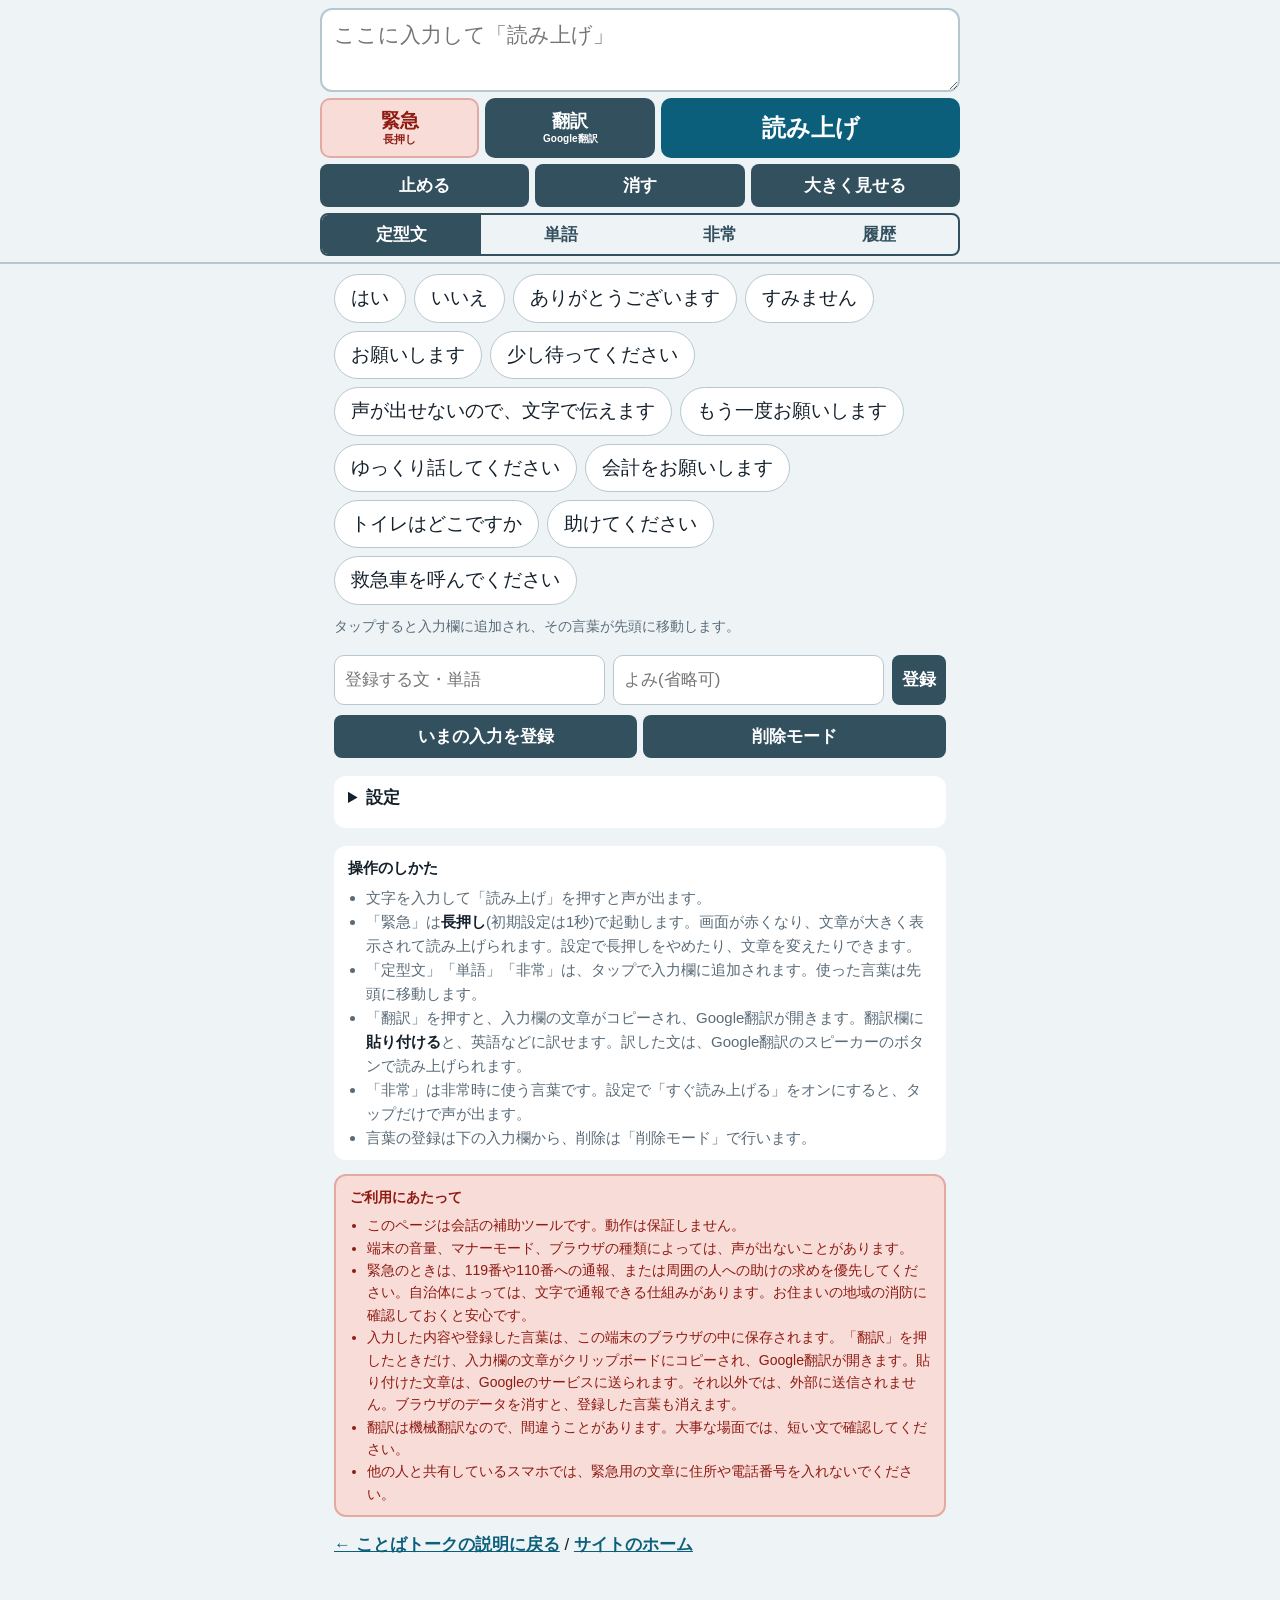
<file: software/kotoba-talk/app.html>
<!DOCTYPE html>
<html lang="ja">
<head>
<meta charset="utf-8">
<meta name="viewport" content="width=device-width, initial-scale=1, viewport-fit=cover">
<title>ことばトーク</title>
<link rel="manifest" href="manifest.json">
<link rel="icon" href="icons/icon-192.png" type="image/png">
<link rel="apple-touch-icon" href="icons/apple-touch-icon.png">
<meta name="theme-color" content="#0b5f7a">
<meta name="apple-mobile-web-app-capable" content="yes">
<meta name="apple-mobile-web-app-title" content="ことばトーク">

<style>
:root{--bg:#eef3f6;--ink:#14202b;--sub:#5a6b78;--card:#fff;--line:#b7c7d1;--acc:#0b5f7a;--accink:#fff;--ctl:#33505f;--ctlink:#fff;--emg:#c4160c;--emgs:#f8dcd8;--emgsi:#8f1a12;--emgl:#e3aaa3;--danger:#b3261e;
box-sizing:border-box}
@media (prefers-color-scheme:dark){:root:not([data-theme="light"]){--bg:#101a21;--ink:#e8f0f5;--sub:#9fb2bf;--card:#18262f;--line:#3a5262;--acc:#5cc0df;--accink:#06222c;--ctl:#4a6a7b;--ctlink:#fff;--emg:#e5372c;--emgs:#4a2a2a;--emgsi:#ffb9b0;--emgl:#7a4040;--danger:#ff8a80}}
:root[data-theme="dark"]{--bg:#101a21;--ink:#e8f0f5;--sub:#9fb2bf;--card:#18262f;--line:#3a5262;--acc:#5cc0df;--accink:#06222c;--ctl:#4a6a7b;--ctlink:#fff;--emg:#e5372c;--emgs:#4a2a2a;--emgsi:#ffb9b0;--emgl:#7a4040;--danger:#ff8a80}
*{box-sizing:border-box}
body{margin:0;background:var(--bg);color:var(--ink);font-family:"Hiragino Sans","Noto Sans JP","Yu Gothic",sans-serif;font-size:17px;line-height:1.6}
.top{position:sticky;top:0;z-index:5;background:var(--bg);padding:calc(env(safe-area-inset-top,0px) + 8px) 12px 6px;border-bottom:2px solid var(--line)}
.wrap{max-width:640px;margin:0 auto}
main{max-width:640px;margin:0 auto;padding:10px 14px calc(env(safe-area-inset-bottom,0px) + 40px)}
textarea{display:block;width:100%;height:84px;min-height:60px;font:inherit;font-size:21px;line-height:1.45;padding:10px 12px;border:2px solid var(--line);border-radius:12px;background:var(--card);color:var(--ink);resize:vertical}
textarea:focus,button:focus-visible,input:focus-visible,select:focus-visible{outline:3px solid var(--acc);outline-offset:2px}
button{font:inherit;cursor:pointer;border:0}
/* 操作ボタン: 濃い色・角ばった形 */
.ctl{background:var(--ctl);color:var(--ctlink);border-radius:8px;padding:8px 10px;min-height:42px;font-weight:700}
.speak{background:var(--acc);color:var(--accink);font-size:24px;min-height:60px;flex:2;border-radius:10px;font-weight:700}
.tr{background:var(--ctl);color:var(--ctlink);min-height:60px;flex:1.1;border-radius:10px;font-weight:800;font-size:18px;line-height:1.2;display:flex;flex-direction:column;align-items:center;justify-content:center}
.tr .sm{font-size:10px;font-weight:600}
.emg{position:relative;overflow:hidden;background:var(--emgs);color:var(--emgsi);border:2px solid var(--emgl);font-size:19px;min-height:60px;flex:1;border-radius:10px;font-weight:800;display:flex;flex-direction:column;align-items:center;justify-content:center;line-height:1.2;touch-action:manipulation;-webkit-touch-callout:none;-webkit-user-select:none;user-select:none}
.emg .fill{position:absolute;left:0;top:0;bottom:0;width:0;background:var(--emg);opacity:.35}
.emg .lbl,.emg .sm{position:relative}
.emg .sm{font-size:11px;font-weight:600}
.chips .em{background:var(--emgs);border-color:var(--emgl)}
.toast{position:fixed;left:50%;bottom:calc(env(safe-area-inset-bottom,0px) + 24px);transform:translateX(-50%);background:var(--ctl);color:var(--ctlink);padding:10px 18px;border-radius:999px;z-index:20;opacity:0;pointer-events:none;transition:opacity .2s;font-weight:700}
.toast.on{opacity:1}
.help{margin-top:18px;background:var(--card);border-radius:12px;padding:10px 14px;font-size:15px;color:var(--sub)}
.help b{color:var(--ink)}
.help ul{margin:6px 0 0;padding-left:1.2em}
.row{display:flex;gap:6px;margin-top:6px}
.row .ctl{flex:1}
.sug{display:flex;gap:6px;overflow-x:auto;margin-top:6px}
.sug:empty{display:none}
.sug button{white-space:nowrap;background:var(--card);color:var(--ink);border:2px dashed var(--acc);border-radius:999px;padding:6px 14px;min-height:40px;font-size:18px}
.tabs{display:flex;gap:0;margin-top:6px;border:2px solid var(--ctl);border-radius:8px;overflow:hidden}
.tabs button{flex:1;background:transparent;color:var(--ctl);padding:6px;min-height:38px;font-weight:700}
.tabs button[aria-pressed="true"]{background:var(--ctl);color:var(--ctlink)}
:root[data-theme="dark"] .tabs button:not([aria-pressed="true"]){color:var(--ink)}
/* 登録した言葉: 白い丸ボタン・細い枠 */
.chips{display:flex;flex-wrap:wrap;gap:8px}
.chips button{background:var(--card);color:var(--ink);border:1.5px solid var(--line);border-radius:999px;padding:8px 16px;min-height:46px;font-size:19px}
.chips button:active{background:var(--line)}
.chips .del{border-color:var(--danger)}
.chips .del::after{content:" ✕";color:var(--danger);font-weight:700}
.add{display:grid;grid-template-columns:1fr 1fr auto;gap:8px;margin-top:18px}
input[type=text]{font:inherit;padding:10px;border:1.5px solid var(--line);border-radius:10px;background:var(--card);color:var(--ink);min-width:0;width:100%}
label.opt{display:flex;align-items:center;gap:8px;margin:8px 0}
label.opt input[type=range]{flex:1}
details{margin-top:18px;background:var(--card);border-radius:12px;padding:8px 14px}
summary{cursor:pointer;min-height:36px;font-weight:700}
#big{position:fixed;inset:0;background:var(--bg);color:var(--ink);display:none;flex-direction:column;padding:calc(env(safe-area-inset-top,0px) + 14px) 16px calc(env(safe-area-inset-bottom,0px) + 14px);z-index:10}
#big.on{display:flex}
#big.emgmode{background:var(--emg);color:#fff}
#bigtext{flex:1;display:flex;align-items:center;justify-content:center;text-align:center;font-weight:800;line-height:1.3;overflow:auto;word-break:break-all}
small{color:var(--sub)}
.notice{margin-top:14px;border:2px solid var(--emgl);background:var(--emgs);color:var(--emgsi);border-radius:12px;padding:10px 14px;font-size:14px}
.notice ul{margin:6px 0 0;padding-left:1.2em}
</style>
</head>
<body>
<div class="top"><div class="wrap">
  <textarea id="t" placeholder="ここに入力して「読み上げ」" aria-label="読み上げる文章"></textarea>
  <div class="sug" id="sug" aria-label="入力候補"></div>
  <div class="row">
    <button class="emg" id="emg" aria-label="緊急ボタン"><span class="fill"></span><span class="lbl">緊急</span><span class="sm" id="emgsm">長押し</span></button>
    <button class="tr" id="tr" aria-label="翻訳(Google翻訳を開く)"><span>翻訳</span><span class="sm">Google翻訳</span></button>
    <button class="speak" id="speak">読み上げ</button>
  </div>
  <div class="row">
    <button class="ctl" id="stop">止める</button>
    <button class="ctl" id="clear">消す</button>
    <button class="ctl" id="show">大きく見せる</button>
  </div>
  <div class="tabs" role="group" aria-label="辞書の種類">
    <button id="tabP" aria-pressed="true">定型文</button>
    <button id="tabW" aria-pressed="false">単語</button>
    <button id="tabE" aria-pressed="false">非常</button>
    <button id="tabH" aria-pressed="false">履歴</button>
  </div>
</div></div>

<main>
  <div class="chips" id="list"></div>
  <small id="hint" style="display:block;margin-top:10px">タップすると入力欄に追加され、その言葉が先頭に移動します。</small>

  <div class="add" id="addbox">
    <input type="text" id="at" placeholder="登録する文・単語" aria-label="登録する文や単語">
    <input type="text" id="ay" placeholder="よみ(省略可)" aria-label="よみがな">
    <button class="ctl" id="addb">登録</button>
  </div>
  <div class="row" style="margin-top:10px"><button class="ctl" id="fromText">いまの入力を登録</button><button class="ctl" id="editb">削除モード</button></div>

  <details>
    <summary>設定</summary>
    <label class="opt"><input type="checkbox" id="hold"> 緊急ボタンは長押しで起動する(押し間違い防止)</label>
    <label class="opt">長押しの長さ
      <select id="holdms" style="flex:1;font:inherit;padding:8px"><option value="500">0.5秒</option><option value="1000">1秒</option><option value="1500">1.5秒</option><option value="2000">2秒</option></select></label>
    <label class="opt" style="display:block">緊急ボタンの文章
      <input type="text" id="emgtext" style="margin-top:6px"></label>
    <label class="opt">声
      <select id="voice" style="flex:1;font:inherit;padding:8px"></select></label>
    <label class="opt">速さ <input type="range" id="rate" min="0.5" max="1.6" step="0.1" value="1"></label>
    <label class="opt">高さ <input type="range" id="pitch" min="0.5" max="1.5" step="0.1" value="1"></label>
    <label class="opt"><input type="checkbox" id="quick"> 定型文をタップしたらすぐ読み上げる</label>
    <label class="opt"><input type="checkbox" id="autoclear"> 読み上げたあと入力欄を消す</label>
  </details>

  <div class="help"><b>操作のしかた</b>
    <ul>
      <li>文字を入力して「読み上げ」を押すと声が出ます。</li>
      <li>「緊急」は<b>長押し</b>(初期設定は1秒)で起動します。画面が赤くなり、文章が大きく表示されて読み上げられます。設定で長押しをやめたり、文章を変えたりできます。</li>
      <li>「定型文」「単語」「非常」は、タップで入力欄に追加されます。使った言葉は先頭に移動します。</li>
      <li>「翻訳」を押すと、入力欄の文章がコピーされ、Google翻訳が開きます。翻訳欄に<b>貼り付ける</b>と、英語などに訳せます。訳した文は、Google翻訳のスピーカーのボタンで読み上げられます。</li>
      <li>「非常」は非常時に使う言葉です。設定で「すぐ読み上げる」をオンにすると、タップだけで声が出ます。</li>
      <li>言葉の登録は下の入力欄から、削除は「削除モード」で行います。</li>
    </ul>
  </div>

  <div class="notice" role="note"><b>ご利用にあたって</b>
    <ul>
      <li>このページは会話の補助ツールです。動作は保証しません。</li>
      <li>端末の音量、マナーモード、ブラウザの種類によっては、声が出ないことがあります。</li>
      <li>緊急のときは、119番や110番への通報、または周囲の人への助けの求めを優先してください。自治体によっては、文字で通報できる仕組みがあります。お住まいの地域の消防に確認しておくと安心です。</li>
      <li>入力した内容や登録した言葉は、この端末のブラウザの中に保存されます。「翻訳」を押したときだけ、入力欄の文章がクリップボードにコピーされ、Google翻訳が開きます。貼り付けた文章は、Googleのサービスに送られます。それ以外では、外部に送信されません。ブラウザのデータを消すと、登録した言葉も消えます。</li>
      <li>翻訳は機械翻訳なので、間違うことがあります。大事な場面では、短い文で確認してください。</li>
      <li>他の人と共有しているスマホでは、緊急用の文章に住所や電話番号を入れないでください。</li>
    </ul>
  </div>
  <p style="margin-top:14px"><a href="index.html" style="color:var(--acc);font-weight:700">← ことばトークの説明に戻る</a> / <a href="../../index.html" style="color:var(--acc);font-weight:700">サイトのホーム</a></p>
</main>
<div class="toast" id="toast" role="status"></div>

<div id="big" role="dialog" aria-label="大きな文字表示">
  <div id="bigtext"></div>
  <div class="row"><button class="speak" id="bigspeak" style="min-height:64px;flex:2">もう一度読み上げ</button><button class="ctl" id="bigclose" style="min-height:64px">閉じる</button></div>
</div>

<script>
(function(){
  var $=function(i){return document.getElementById(i)};
  var KEY="kotobatalk.v1";
  var EMG="緊急です。助けてください。私は声が出せません。";
  var defaults={
    p:[{t:"はい"},{t:"いいえ"},{t:"ありがとうございます"},{t:"すみません"},{t:"お願いします"},{t:"少し待ってください"},{t:"声が出せないので、文字で伝えます"},{t:"もう一度お願いします"},{t:"ゆっくり話してください"},{t:"会計をお願いします"},{t:"トイレはどこですか"},{t:"助けてください"},{t:"救急車を呼んでください"}],
    w:[{t:"お願いします",y:"おねがい"},{t:"ありがとう",y:"ありがとう"},{t:"こんにちは",y:"こんにちは"},{t:"すみません",y:"すみません"}],
    e:[{t:"救急車を呼んでください"},{t:"助けてください"},{t:"火事です"},{t:"警察を呼んでください"},{t:"気分が悪いです"},{t:"痛いです"},{t:"病院に連れて行ってください"},{t:"逃げてください"},{t:"家族に連絡してください"}],
    h:[],set:{rate:1,pitch:1,voice:"",quick:false,autoclear:false,emg:EMG,hold:true,holdms:1000}
  };
  var D;
  try{D=JSON.parse(localStorage.getItem(KEY)||"null")}catch(e){D=null}
  if(!D||!D.p){D=JSON.parse(JSON.stringify(defaults))}
  if(!D.set.emg)D.set.emg=EMG;
  if(!D.e)D.e=JSON.parse(JSON.stringify(defaults.e));
  if(D.set.hold===undefined){D.set.hold=true;D.set.holdms=1000}
  function save(){try{localStorage.setItem(KEY,JSON.stringify(D))}catch(e){}}

  var tab="p",edit=false,t=$("t"),bigCur="";
  var synth=window.speechSynthesis;

  function loadVoices(){
    if(!synth)return;
    var vs=synth.getVoices().filter(function(v){return /^ja/i.test(v.lang)});
    var sel=$("voice");sel.innerHTML="";
    var o=document.createElement("option");o.value="";o.textContent="自動(日本語)";sel.appendChild(o);
    vs.forEach(function(v){var x=document.createElement("option");x.value=v.name;x.textContent=v.name;sel.appendChild(x)});
    sel.value=D.set.voice||"";
  }
  if(synth){loadVoices();synth.onvoiceschanged=loadVoices}

  function say(text){
    if(!synth){alert("このブラウザは読み上げに対応していません");return}
    synth.cancel();
    var u=new SpeechSynthesisUtterance(text);
    u.lang="ja-JP";u.rate=D.set.rate;u.pitch=D.set.pitch;
    var name=D.set.voice;
    if(name){var v=synth.getVoices().filter(function(v){return v.name===name})[0];if(v)u.voice=v}
    synth.speak(u);
  }
  function speak(text){
    text=(text||"").trim();
    if(!text)return;
    say(text);
    D.h=[text].concat(D.h.filter(function(x){return x!==text})).slice(0,30);
    save();render();
  }

  /* 先頭に移動 */
  function toFront(arr,i){if(i>0){var x=arr.splice(i,1)[0];arr.unshift(x)}}
  function bump(e){
    [D.w,D.p,D.e].forEach(function(a){var i=a.indexOf(e);if(i>0)toFront(a,i)});
    var j=D.h.indexOf(e.t);if(j>0)toFront(D.h,j);
    save();
  }

  function clearSug(){$("sug").innerHTML=""}
  function suggest(){
    var s=t.value,box=$("sug");box.innerHTML="";
    if(!s)return;
    var pool=D.w.concat(D.p,D.e,D.h.map(function(x){return {t:x}}));
    var out=[],seen={};
    pool.forEach(function(e){
      if(seen[e.t])return;
      var keys=[e.y,e.t].filter(Boolean),best=0;
      keys.forEach(function(k){
        for(var n=Math.min(k.length,s.length);n>=1;n--){
          if(s.slice(-n)===k.slice(0,n)){if(n>best)best=n;break}
        }
      });
      if(best>0&&s.slice(-e.t.length)!==e.t){seen[e.t]=1;out.push({e:e,n:best})}
    });
    out.sort(function(a,b){return b.n-a.n}).slice(0,8).forEach(function(c){
      var b=document.createElement("button");b.textContent=c.e.t;
      b.onclick=function(){
        t.value=s.slice(0,s.length-c.n)+c.e.t;
        bump(c.e);render();t.focus();clearSug();
      };
      box.appendChild(b);
    });
  }

  function render(){
    ["P","W","E","H"].forEach(function(k){$("tab"+k).setAttribute("aria-pressed",String(tab===k.toLowerCase()))});
    var box=$("list");box.innerHTML="";
    var items=tab==="h"?D.h.map(function(x){return {t:x}}):D[tab];
    if(!items.length){box.innerHTML="<small>まだありません。下の欄から登録できます。</small>"}
    items.forEach(function(it,i){
      var b=document.createElement("button");b.textContent=it.t;
      if(edit)b.className="del";else if(tab==="e")b.className="em";
      b.onclick=function(){
        if(edit){
          if(tab==="h")D.h.splice(i,1);else D[tab].splice(i,1);
          save();render();return;
        }
        if(tab==="h")toFront(D.h,i);else toFront(D[tab],i);
        save();
        if((tab==="p"||tab==="e")&&D.set.quick){speak(it.t);return}
        t.value+=it.t;render();clearSug();
      };
      box.appendChild(b);
    });
    $("addbox").style.display=tab==="h"?"none":"grid";
    $("editb").textContent=edit?"削除モードをやめる":"削除モード";
    $("hint").textContent=edit?"消したい言葉をタップしてください。":"タップすると入力欄に追加され、その言葉が先頭に移動します。";
  }

  function openBig(text,isEmg){
    bigCur=text;
    var el=$("bigtext");el.textContent=text;
    var n=text.length;
    el.style.fontSize=(n>40?6:n>16?9:12)+"vw";
    $("big").className="on"+(isEmg?" emgmode":"");
  }

  $("speak").onclick=function(){var s=t.value;speak(s);if(D.set.autoclear){t.value="";suggest()}};
  var emgB=$("emg"),fill=emgB.querySelector(".fill"),holdT=null,toastT=null;
  function hint(m){var el=$("toast");el.textContent=m;el.className="toast on";clearTimeout(toastT);toastT=setTimeout(function(){el.className="toast"},1800)}
  function fireEmg(){openBig(D.set.emg,true);say(D.set.emg)}
  function resetFill(){fill.style.transition="none";fill.style.width="0"}
  function holdStart(){
    if(!D.set.hold||holdT)return;
    fill.style.transition="width "+D.set.holdms+"ms linear";
    void fill.offsetWidth;fill.style.width="100%";
    holdT=setTimeout(function(){holdT=null;resetFill();fireEmg()},D.set.holdms);
  }
  function holdEnd(){
    if(holdT){clearTimeout(holdT);holdT=null;resetFill();hint("緊急ボタンは長押しで起動します")}
  }
  emgB.addEventListener("pointerdown",holdStart);
  ["pointerup","pointerleave","pointercancel"].forEach(function(n){emgB.addEventListener(n,holdEnd)});
  emgB.addEventListener("keydown",function(e){if((e.key==="Enter"||e.key===" ")&&!e.repeat){e.preventDefault();if(D.set.hold)holdStart();else fireEmg()}});
  emgB.addEventListener("keyup",function(e){if(e.key==="Enter"||e.key===" ")holdEnd()});
  emgB.addEventListener("click",function(){if(!D.set.hold)fireEmg()});
  emgB.addEventListener("contextmenu",function(e){e.preventDefault()});
  function updEmg(){$("emgsm").style.display=D.set.hold?"":"none"}
  function copyText(x){
    function old(){
      try{var a=document.createElement("textarea");a.value=x;a.style.position="fixed";a.style.opacity="0";document.body.appendChild(a);a.select();var ok=document.execCommand("copy");document.body.removeChild(a);return ok}catch(e){return false}
    }
    if(navigator.clipboard&&navigator.clipboard.writeText){
      navigator.clipboard.writeText(x).then(function(){hint("コピーしました。Google翻訳に貼り付けてください")},function(){
        hint(old()?"コピーしました。Google翻訳に貼り付けてください":"コピーできませんでした。文章をコピーしてください")});
    }else{
      hint(old()?"コピーしました。Google翻訳に貼り付けてください":"コピーできませんでした。文章をコピーしてください");
    }
  }
  $("tr").onclick=function(){
    var x=t.value.trim();
    if(!x){hint("入力欄が空です");return}
    copyText(x);
    window.open("https://translate.google.com/?sl=ja&tl=en&op=translate","_blank","noopener");
  };
  $("stop").onclick=function(){if(synth)synth.cancel()};
  $("clear").onclick=function(){t.value="";suggest();t.focus()};
  t.addEventListener("input",suggest);
  $("tabP").onclick=function(){tab="p";render()};
  $("tabW").onclick=function(){tab="w";render()};
  $("tabE").onclick=function(){tab="e";render()};
  $("tabH").onclick=function(){tab="h";render()};
  $("editb").onclick=function(){edit=!edit;render()};
  $("addb").onclick=function(){
    var x=$("at").value.trim(),y=$("ay").value.trim();
    if(!x)return;
    var e={t:x};if(y)e.y=y;
    D[tab].unshift(e);$("at").value="";$("ay").value="";save();render();
  };
  $("fromText").onclick=function(){
    var x=t.value.trim();if(!x)return;
    if(tab==="h")tab="p";
    D[tab].unshift({t:x});save();render();
  };
  $("show").onclick=function(){if(t.value.trim())openBig(t.value,false)};
  $("bigclose").onclick=function(){if(synth)synth.cancel();$("big").className=""};
  $("bigspeak").onclick=function(){say(bigCur)};

  $("voice").onchange=function(){D.set.voice=this.value;save()};
  $("rate").oninput=function(){D.set.rate=+this.value;save()};
  $("pitch").oninput=function(){D.set.pitch=+this.value;save()};
  $("quick").onchange=function(){D.set.quick=this.checked;save()};
  $("autoclear").onchange=function(){D.set.autoclear=this.checked;save()};
  $("hold").onchange=function(){D.set.hold=this.checked;save();updEmg()};
  $("holdms").onchange=function(){D.set.holdms=+this.value;save()};
  $("emgtext").oninput=function(){D.set.emg=this.value.trim()||EMG;save()};
  $("rate").value=D.set.rate;$("pitch").value=D.set.pitch;
  $("quick").checked=D.set.quick;$("autoclear").checked=D.set.autoclear;
  $("emgtext").value=D.set.emg;
  $("hold").checked=D.set.hold;$("holdms").value=String(D.set.holdms);updEmg();

  render();
})();
</script>
</body>
</html>
</file>
<file: assets/style.css>
:root{--bg:#eef3f6;--ink:#14202b;--sub:#5a6b78;--card:#fff;--line:#c4d2da;--acc:#0b5f7a;--accink:#fff;--soft:#f8dcd8;--softink:#8f1a12}
@media (prefers-color-scheme:dark){:root{--bg:#101a21;--ink:#e8f0f5;--sub:#9fb2bf;--card:#18262f;--line:#34495a;--acc:#5cc0df;--accink:#06222c;--soft:#4a2a2a;--softink:#ffb9b0}}
*{box-sizing:border-box}
body{margin:0;background:var(--bg);color:var(--ink);font-family:"Hiragino Sans","Noto Sans JP","Yu Gothic",sans-serif;font-size:17px;line-height:1.8}
.layout{display:flex;max-width:1040px;margin:0 auto;min-height:100vh}
nav{width:240px;flex-shrink:0;padding:24px 16px;border-right:2px solid var(--line);position:sticky;top:0;align-self:flex-start;max-height:100vh;overflow:auto}
nav .logo{font-size:21px;font-weight:800;color:var(--acc);text-decoration:none;display:block;margin-bottom:4px;line-height:1.4}
nav .tag{font-size:13px;color:var(--sub);margin:0 0 16px;line-height:1.5}
nav a.m{display:block;padding:9px 12px;margin-bottom:3px;border-radius:8px;color:var(--ink);text-decoration:none;font-weight:700}
nav a.m.sub{margin-left:16px;padding:6px 12px;font-weight:500;font-size:15px;border-left:3px solid var(--line);border-radius:0 8px 8px 0}
nav a.m:hover{background:var(--line)}
nav a.m[aria-current="page"]{background:var(--acc);color:var(--accink)}
article{flex:1;min-width:0;padding:28px 28px 60px;max-width:760px}
h1{font-size:28px;line-height:1.35;margin:0 0 14px}
h2{font-size:21px;margin:32px 0 8px;padding-left:10px;border-left:5px solid var(--acc)}
h3{font-size:18px;margin:16px 0 4px}
p,li{margin:8px 0}
.lead{font-size:19px}
.btn{display:inline-block;margin:10px 0;padding:14px 26px;border-radius:10px;background:var(--acc);color:var(--accink);font-weight:800;font-size:19px;text-decoration:none}
.box{background:var(--card);border:1.5px solid var(--line);border-radius:12px;padding:6px 18px;margin:16px 0}
.warn{background:var(--soft);color:var(--softink);border-radius:12px;padding:6px 18px;margin:16px 0}
.meta{width:100%;border-collapse:collapse;margin:14px 0;background:var(--card);border-radius:12px;overflow:hidden;border:1.5px solid var(--line)}
.meta th,.meta td{text-align:left;padding:8px 14px;border-bottom:1px solid var(--line);font-size:15px;vertical-align:top}
.meta th{width:8em;color:var(--sub);font-weight:600;background:transparent}
.cards{display:grid;gap:12px;margin:12px 0}
.card{display:block;text-decoration:none;color:var(--ink);background:var(--card);border:1.5px solid var(--line);border-radius:12px;padding:12px 16px}
.card:hover{border-color:var(--acc)}
.card h3{margin:0 0 2px;color:var(--acc)}
.card p{margin:2px 0}
.card .m2{font-size:13px;color:var(--sub)}
.card.empty{border-style:dashed;opacity:.75}
footer{margin-top:44px;font-size:13px;color:var(--sub);border-top:1px solid var(--line);padding-top:12px}
a{color:var(--acc)}
pre{background:var(--card);border:1.5px solid var(--line);border-radius:10px;padding:14px 16px;overflow-x:auto;font-family:Consolas,Menlo,Monaco,"Courier New",monospace;font-size:14.5px;line-height:1.55;margin:12px 0}
code{font-family:Consolas,Menlo,Monaco,"Courier New",monospace;font-size:0.9em;background:rgba(0,0,0,0.06);padding:2px 6px;border-radius:4px}
@media (prefers-color-scheme:dark){code{background:rgba(255,255,255,0.1)}}
pre code{background:transparent;padding:0}
.counter-tag{display:inline-flex;align-items:center;gap:6px;font-size:13.5px;color:var(--sub);background:var(--card);border:1.5px solid var(--line);border-radius:999px;padding:3px 14px;margin:6px 0 16px}
.counter-tag .counter-num{font-weight:700;color:var(--acc);font-feature-settings:"tnum"}
@media (max-width:720px){.layout{display:block}nav{width:auto;position:static;max-height:none;border-right:0;border-bottom:2px solid var(--line);padding:14px}nav .tag{display:none}nav .menu{display:flex;flex-wrap:wrap;gap:4px}nav a.m,nav a.m.sub{margin:0;padding:7px 12px;background:var(--card);border-left:0;border-radius:8px;font-size:15px}article{padding:20px 16px 50px}h1{font-size:24px}}
</file>
